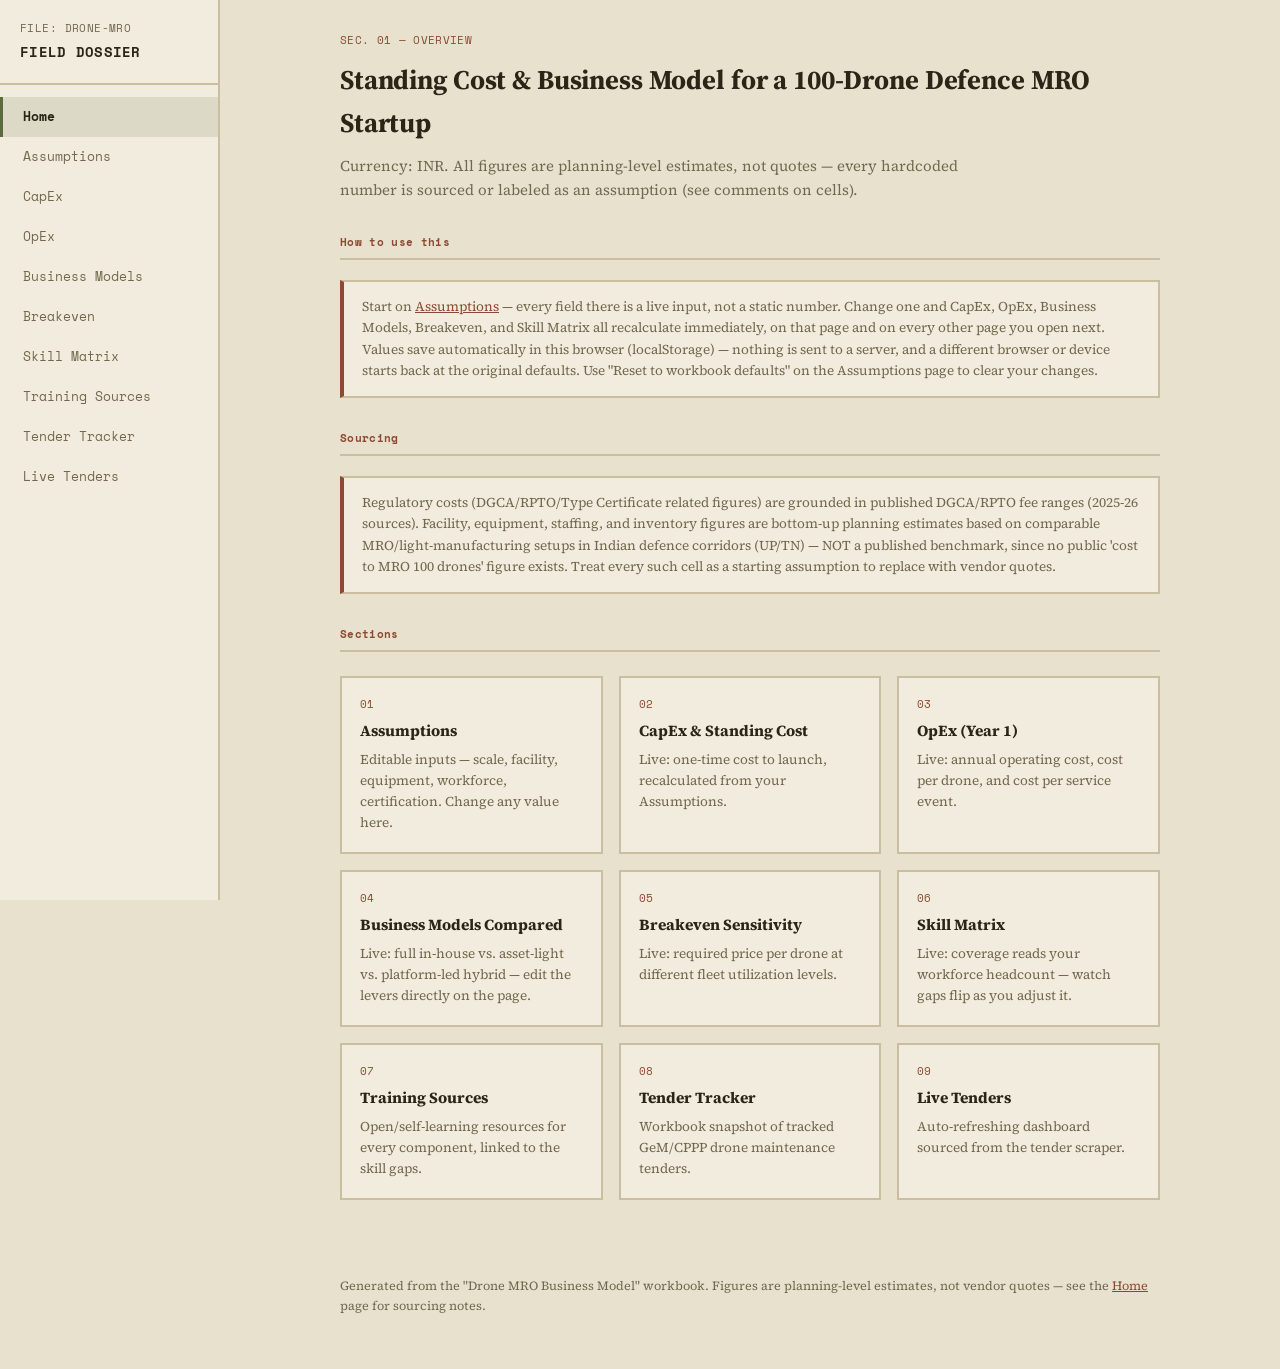
<file: index.html>
<!DOCTYPE html>
<html lang="en">
<head>
<meta charset="UTF-8">
<meta name="viewport" content="width=device-width, initial-scale=1.0">
<title>Home — Drone MRO Field Dossier</title>
<link rel="preconnect" href="https://fonts.googleapis.com">
<link rel="preconnect" href="https://fonts.gstatic.com" crossorigin>
<link href="https://fonts.googleapis.com/css2?family=Space+Mono:wght@400;700&family=Source+Serif+4:wght@400;500;600;700&display=swap" rel="stylesheet">
<link rel="stylesheet" href="assets/style.css">
</head>
<body>
<div class="shell">
<aside class="sidebar">
  <div class="brand">
    <span class="brand__eyebrow">FILE: DRONE-MRO</span>
    <a href="index.html" class="brand__name">FIELD DOSSIER</a>
  </div>
  <ul class="navlist">
    <a href="index.html" class="is-current">Home</a><a href="assumptions.html">Assumptions</a><a href="capex.html">CapEx</a><a href="opex.html">OpEx</a><a href="business-models.html">Business Models</a><a href="breakeven.html">Breakeven</a><a href="skill-matrix.html">Skill Matrix</a><a href="training-sources.html">Training Sources</a><a href="tender-tracker.html">Tender Tracker</a><a href="tenders.html">Live Tenders</a>
  </ul>
</aside>
  <div class="main-wrap">
    <main class="page">
<div class="page-hero">
  <span class="page-hero__eyebrow">SEC. 01 &mdash; OVERVIEW</span>
  <h1>Standing Cost &amp; Business Model for a 100-Drone Defence MRO Startup</h1>
  <p>Currency: INR. All figures are planning-level estimates, not quotes — every hardcoded number is sourced or labeled as an assumption (see comments on cells).</p>
</div>

<div class="section-heading">How to use this</div>
<div class="callout"><p>Start on <a href="assumptions.html">Assumptions</a> &mdash; every field there is a live input, not a static number. Change one and CapEx, OpEx, Business Models, Breakeven, and Skill Matrix all recalculate immediately, on that page and on every other page you open next. Values save automatically in this browser (localStorage) &mdash; nothing is sent to a server, and a different browser or device starts back at the original defaults. Use "Reset to workbook defaults" on the Assumptions page to clear your changes.</p></div>

<div class="section-heading">Sourcing</div>
<div class="callout"><p>Regulatory costs (DGCA/RPTO/Type Certificate related figures) are grounded in published DGCA/RPTO fee ranges (2025-26 sources). Facility, equipment, staffing, and inventory figures are bottom-up planning estimates based on comparable MRO/light-manufacturing setups in Indian defence corridors (UP/TN) — NOT a published benchmark, since no public 'cost to MRO 100 drones' figure exists. Treat every such cell as a starting assumption to replace with vendor quotes.</p></div>

<div class="section-heading">Sections</div>
<div class="card-grid"><a class="nav-card" href="assumptions.html"><span class="nav-card__label">01</span><span class="nav-card__title">Assumptions</span><span class="nav-card__desc">Editable inputs &mdash; scale, facility, equipment, workforce, certification. Change any value here.</span></a><a class="nav-card" href="capex.html"><span class="nav-card__label">02</span><span class="nav-card__title">CapEx & Standing Cost</span><span class="nav-card__desc">Live: one-time cost to launch, recalculated from your Assumptions.</span></a><a class="nav-card" href="opex.html"><span class="nav-card__label">03</span><span class="nav-card__title">OpEx (Year 1)</span><span class="nav-card__desc">Live: annual operating cost, cost per drone, and cost per service event.</span></a><a class="nav-card" href="business-models.html"><span class="nav-card__label">04</span><span class="nav-card__title">Business Models Compared</span><span class="nav-card__desc">Live: full in-house vs. asset-light vs. platform-led hybrid &mdash; edit the levers directly on the page.</span></a><a class="nav-card" href="breakeven.html"><span class="nav-card__label">05</span><span class="nav-card__title">Breakeven Sensitivity</span><span class="nav-card__desc">Live: required price per drone at different fleet utilization levels.</span></a><a class="nav-card" href="skill-matrix.html"><span class="nav-card__label">06</span><span class="nav-card__title">Skill Matrix</span><span class="nav-card__desc">Live: coverage reads your workforce headcount &mdash; watch gaps flip as you adjust it.</span></a><a class="nav-card" href="training-sources.html"><span class="nav-card__label">07</span><span class="nav-card__title">Training Sources</span><span class="nav-card__desc">Open/self-learning resources for every component, linked to the skill gaps.</span></a><a class="nav-card" href="tender-tracker.html"><span class="nav-card__label">08</span><span class="nav-card__title">Tender Tracker</span><span class="nav-card__desc">Workbook snapshot of tracked GeM/CPPP drone maintenance tenders.</span></a><a class="nav-card" href="tenders.html"><span class="nav-card__label">09</span><span class="nav-card__title">Live Tenders</span><span class="nav-card__desc">Auto-refreshing dashboard sourced from the tender scraper.</span></a></div>

    </main>
    <footer class="site-footer">
  <p>Generated from the "Drone MRO Business Model" workbook. Figures are planning-level estimates, not vendor quotes &mdash; see the <a href="index.html">Home</a> page for sourcing notes.</p>
</footer>
  </div>
</div>
</body>
</html>
</file>
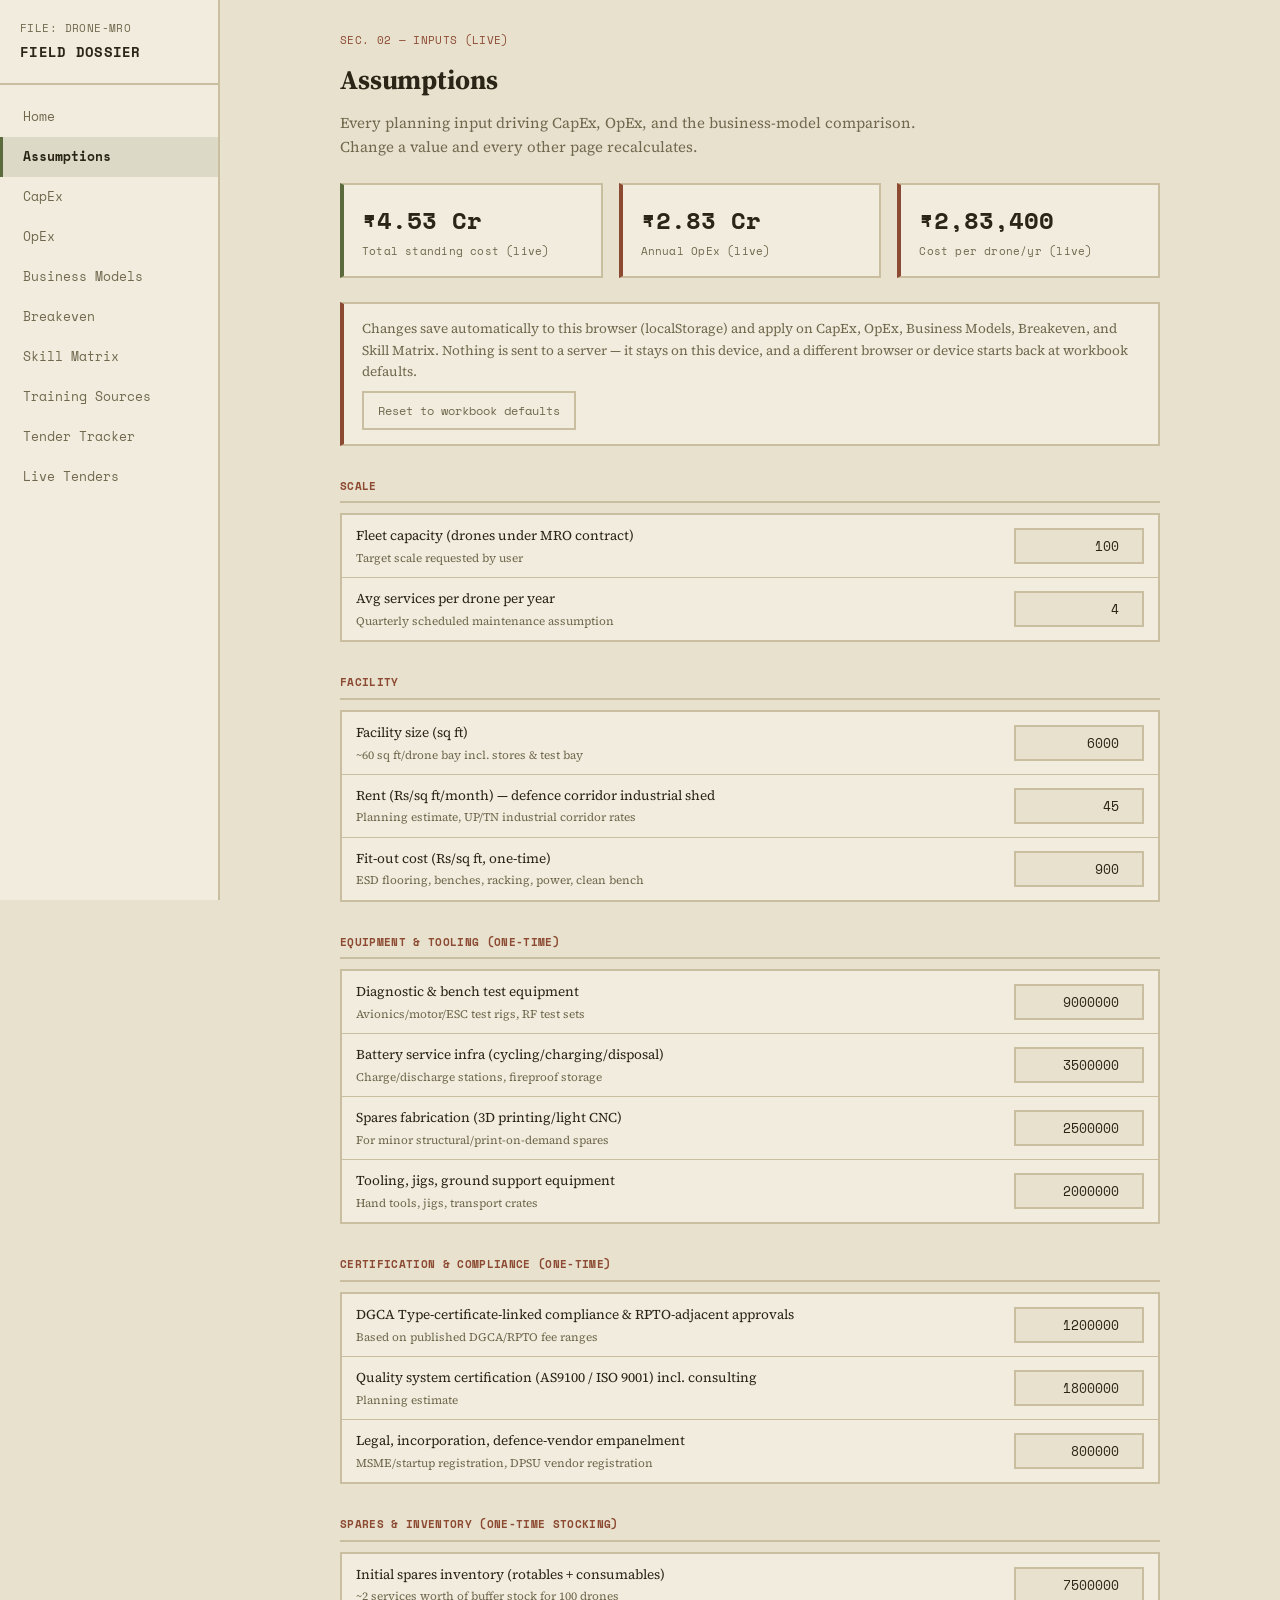
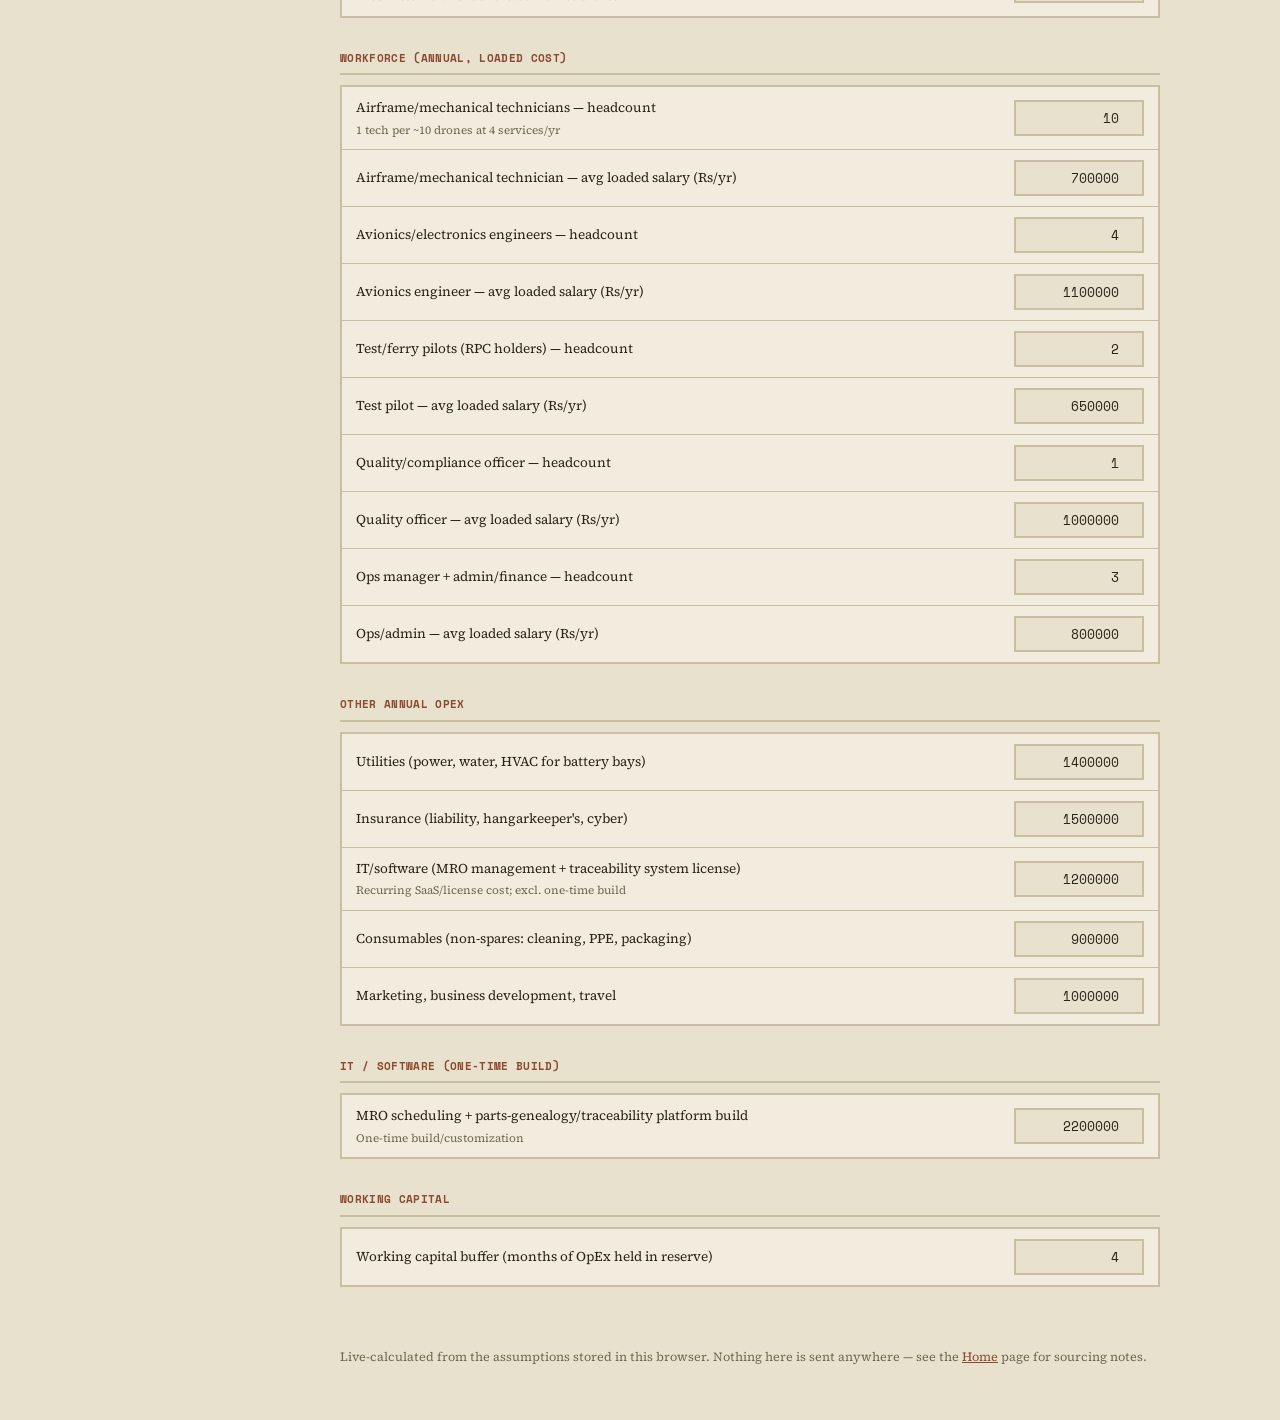
<file: assumptions.html>
<!DOCTYPE html>
<html lang="en">
<head>
<meta charset="UTF-8">
<meta name="viewport" content="width=device-width, initial-scale=1.0">
<title>Assumptions — Drone MRO Field Dossier</title>
<link rel="preconnect" href="https://fonts.googleapis.com">
<link rel="preconnect" href="https://fonts.gstatic.com" crossorigin>
<link href="https://fonts.googleapis.com/css2?family=Space+Mono:wght@400;700&family=Source+Serif+4:wght@400;500;600;700&display=swap" rel="stylesheet">
<link rel="stylesheet" href="assets/style.css">
</head>
<body data-page="assumptions">
<div class="shell">
<aside class="sidebar">
  <div class="brand">
    <span class="brand__eyebrow">FILE: DRONE-MRO</span>
    <a href="index.html" class="brand__name">FIELD DOSSIER</a>
  </div>
  <ul class="navlist">
    <a href="index.html">Home</a><a href="assumptions.html" class="is-current">Assumptions</a><a href="capex.html">CapEx</a><a href="opex.html">OpEx</a><a href="business-models.html">Business Models</a><a href="breakeven.html">Breakeven</a><a href="skill-matrix.html">Skill Matrix</a><a href="training-sources.html">Training Sources</a><a href="tender-tracker.html">Tender Tracker</a><a href="tenders.html">Live Tenders</a>
  </ul>
</aside>
  <div class="main-wrap">
    <main class="page">
<div class="page-hero">
  <span class="page-hero__eyebrow">SEC. 02 — INPUTS (LIVE)</span>
  <h1>Assumptions</h1>
  <p>Every planning input driving CapEx, OpEx, and the business-model comparison. Change a value and every other page recalculates.</p>
</div>

<div class="metric-strip">
  <div class="metric">
    <span class="metric__value" id="previewStanding">&mdash;</span>
    <span class="metric__label">Total standing cost (live)</span>
  </div>
  <div class="metric metric--teal">
    <span class="metric__value" id="previewOpex">&mdash;</span>
    <span class="metric__label">Annual OpEx (live)</span>
  </div>
  <div class="metric metric--coral">
    <span class="metric__value" id="previewPerDrone">&mdash;</span>
    <span class="metric__label">Cost per drone/yr (live)</span>
  </div>
</div>

<div class="callout">
  <p>Changes save automatically to this browser (localStorage) and apply on CapEx, OpEx, Business Models, Breakeven, and Skill Matrix. Nothing is sent to a server &mdash; it stays on this device, and a different browser or device starts back at workbook defaults.</p>
  <p><button id="resetBtn" class="filter-btn" type="button">Reset to workbook defaults</button></p>
</div>

<div class="section-heading">SCALE</div>
    <div class="field-group">
      <div class="field-row">
        <label for="capacity">Fleet capacity (drones under MRO contract)<span class="field-note">Target scale requested by user</span></label>
        <input type="number" id="capacity" data-key="capacity" value="100" step="any">
      </div><div class="field-row">
        <label for="servicesPerYear">Avg services per drone per year<span class="field-note">Quarterly scheduled maintenance assumption</span></label>
        <input type="number" id="servicesPerYear" data-key="servicesPerYear" value="4" step="any">
      </div>
    </div><div class="section-heading">FACILITY</div>
    <div class="field-group">
      <div class="field-row">
        <label for="facilitySqft">Facility size (sq ft)<span class="field-note">~60 sq ft/drone bay incl. stores & test bay</span></label>
        <input type="number" id="facilitySqft" data-key="facilitySqft" value="6000" step="any">
      </div><div class="field-row">
        <label for="rentPsf">Rent (Rs/sq ft/month) — defence corridor industrial shed<span class="field-note">Planning estimate, UP/TN industrial corridor rates</span></label>
        <input type="number" id="rentPsf" data-key="rentPsf" value="45" step="any">
      </div><div class="field-row">
        <label for="fitoutPsf">Fit-out cost (Rs/sq ft, one-time)<span class="field-note">ESD flooring, benches, racking, power, clean bench</span></label>
        <input type="number" id="fitoutPsf" data-key="fitoutPsf" value="900" step="any">
      </div>
    </div><div class="section-heading">EQUIPMENT & TOOLING (ONE-TIME)</div>
    <div class="field-group">
      <div class="field-row">
        <label for="diagEquip">Diagnostic & bench test equipment<span class="field-note">Avionics/motor/ESC test rigs, RF test sets</span></label>
        <input type="number" id="diagEquip" data-key="diagEquip" value="9000000" step="any">
      </div><div class="field-row">
        <label for="batteryInfra">Battery service infra (cycling/charging/disposal)<span class="field-note">Charge/discharge stations, fireproof storage</span></label>
        <input type="number" id="batteryInfra" data-key="batteryInfra" value="3500000" step="any">
      </div><div class="field-row">
        <label for="sparesFab">Spares fabrication (3D printing/light CNC)<span class="field-note">For minor structural/print-on-demand spares</span></label>
        <input type="number" id="sparesFab" data-key="sparesFab" value="2500000" step="any">
      </div><div class="field-row">
        <label for="tooling">Tooling, jigs, ground support equipment<span class="field-note">Hand tools, jigs, transport crates</span></label>
        <input type="number" id="tooling" data-key="tooling" value="2000000" step="any">
      </div>
    </div><div class="section-heading">CERTIFICATION & COMPLIANCE (ONE-TIME)</div>
    <div class="field-group">
      <div class="field-row">
        <label for="dgcaCert">DGCA Type-certificate-linked compliance & RPTO-adjacent approvals<span class="field-note">Based on published DGCA/RPTO fee ranges</span></label>
        <input type="number" id="dgcaCert" data-key="dgcaCert" value="1200000" step="any">
      </div><div class="field-row">
        <label for="qualityCert">Quality system certification (AS9100 / ISO 9001) incl. consulting<span class="field-note">Planning estimate</span></label>
        <input type="number" id="qualityCert" data-key="qualityCert" value="1800000" step="any">
      </div><div class="field-row">
        <label for="legal">Legal, incorporation, defence-vendor empanelment<span class="field-note">MSME/startup registration, DPSU vendor registration</span></label>
        <input type="number" id="legal" data-key="legal" value="800000" step="any">
      </div>
    </div><div class="section-heading">SPARES & INVENTORY (ONE-TIME STOCKING)</div>
    <div class="field-group">
      <div class="field-row">
        <label for="sparesStock">Initial spares inventory (rotables + consumables)<span class="field-note">~2 services worth of buffer stock for 100 drones</span></label>
        <input type="number" id="sparesStock" data-key="sparesStock" value="7500000" step="any">
      </div>
    </div><div class="section-heading">WORKFORCE (ANNUAL, LOADED COST)</div>
    <div class="field-group">
      <div class="field-row">
        <label for="techHc">Airframe/mechanical technicians — headcount<span class="field-note">1 tech per ~10 drones at 4 services/yr</span></label>
        <input type="number" id="techHc" data-key="techHc" value="10" step="any">
      </div><div class="field-row">
        <label for="techSal">Airframe/mechanical technician — avg loaded salary (Rs/yr)</label>
        <input type="number" id="techSal" data-key="techSal" value="700000" step="any">
      </div><div class="field-row">
        <label for="avionicsHc">Avionics/electronics engineers — headcount</label>
        <input type="number" id="avionicsHc" data-key="avionicsHc" value="4" step="any">
      </div><div class="field-row">
        <label for="avionicsSal">Avionics engineer — avg loaded salary (Rs/yr)</label>
        <input type="number" id="avionicsSal" data-key="avionicsSal" value="1100000" step="any">
      </div><div class="field-row">
        <label for="pilotHc">Test/ferry pilots (RPC holders) — headcount</label>
        <input type="number" id="pilotHc" data-key="pilotHc" value="2" step="any">
      </div><div class="field-row">
        <label for="pilotSal">Test pilot — avg loaded salary (Rs/yr)</label>
        <input type="number" id="pilotSal" data-key="pilotSal" value="650000" step="any">
      </div><div class="field-row">
        <label for="qaHc">Quality/compliance officer — headcount</label>
        <input type="number" id="qaHc" data-key="qaHc" value="1" step="any">
      </div><div class="field-row">
        <label for="qaSal">Quality officer — avg loaded salary (Rs/yr)</label>
        <input type="number" id="qaSal" data-key="qaSal" value="1000000" step="any">
      </div><div class="field-row">
        <label for="adminHc">Ops manager + admin/finance — headcount</label>
        <input type="number" id="adminHc" data-key="adminHc" value="3" step="any">
      </div><div class="field-row">
        <label for="adminSal">Ops/admin — avg loaded salary (Rs/yr)</label>
        <input type="number" id="adminSal" data-key="adminSal" value="800000" step="any">
      </div>
    </div><div class="section-heading">OTHER ANNUAL OPEX</div>
    <div class="field-group">
      <div class="field-row">
        <label for="utilities">Utilities (power, water, HVAC for battery bays)</label>
        <input type="number" id="utilities" data-key="utilities" value="1400000" step="any">
      </div><div class="field-row">
        <label for="insurance">Insurance (liability, hangarkeeper's, cyber)</label>
        <input type="number" id="insurance" data-key="insurance" value="1500000" step="any">
      </div><div class="field-row">
        <label for="itLicense">IT/software (MRO management + traceability system license)<span class="field-note">Recurring SaaS/license cost; excl. one-time build</span></label>
        <input type="number" id="itLicense" data-key="itLicense" value="1200000" step="any">
      </div><div class="field-row">
        <label for="consumables">Consumables (non-spares: cleaning, PPE, packaging)</label>
        <input type="number" id="consumables" data-key="consumables" value="900000" step="any">
      </div><div class="field-row">
        <label for="marketing">Marketing, business development, travel</label>
        <input type="number" id="marketing" data-key="marketing" value="1000000" step="any">
      </div>
    </div><div class="section-heading">IT / SOFTWARE (ONE-TIME BUILD)</div>
    <div class="field-group">
      <div class="field-row">
        <label for="itBuild">MRO scheduling + parts-genealogy/traceability platform build<span class="field-note">One-time build/customization</span></label>
        <input type="number" id="itBuild" data-key="itBuild" value="2200000" step="any">
      </div>
    </div><div class="section-heading">WORKING CAPITAL</div>
    <div class="field-group">
      <div class="field-row">
        <label for="wcMonths">Working capital buffer (months of OpEx held in reserve)</label>
        <input type="number" id="wcMonths" data-key="wcMonths" value="4" step="any">
      </div>
    </div>

    </main>
    <footer class="site-footer">
  <p>Live-calculated from the assumptions stored in this browser. Nothing here is sent anywhere &mdash; see the <a href="index.html">Home</a> page for sourcing notes.</p>
</footer>
  </div>
</div>
<script src="assets/model.js"></script>
<script src="assets/render.js"></script>

</body>
</html>
</file>
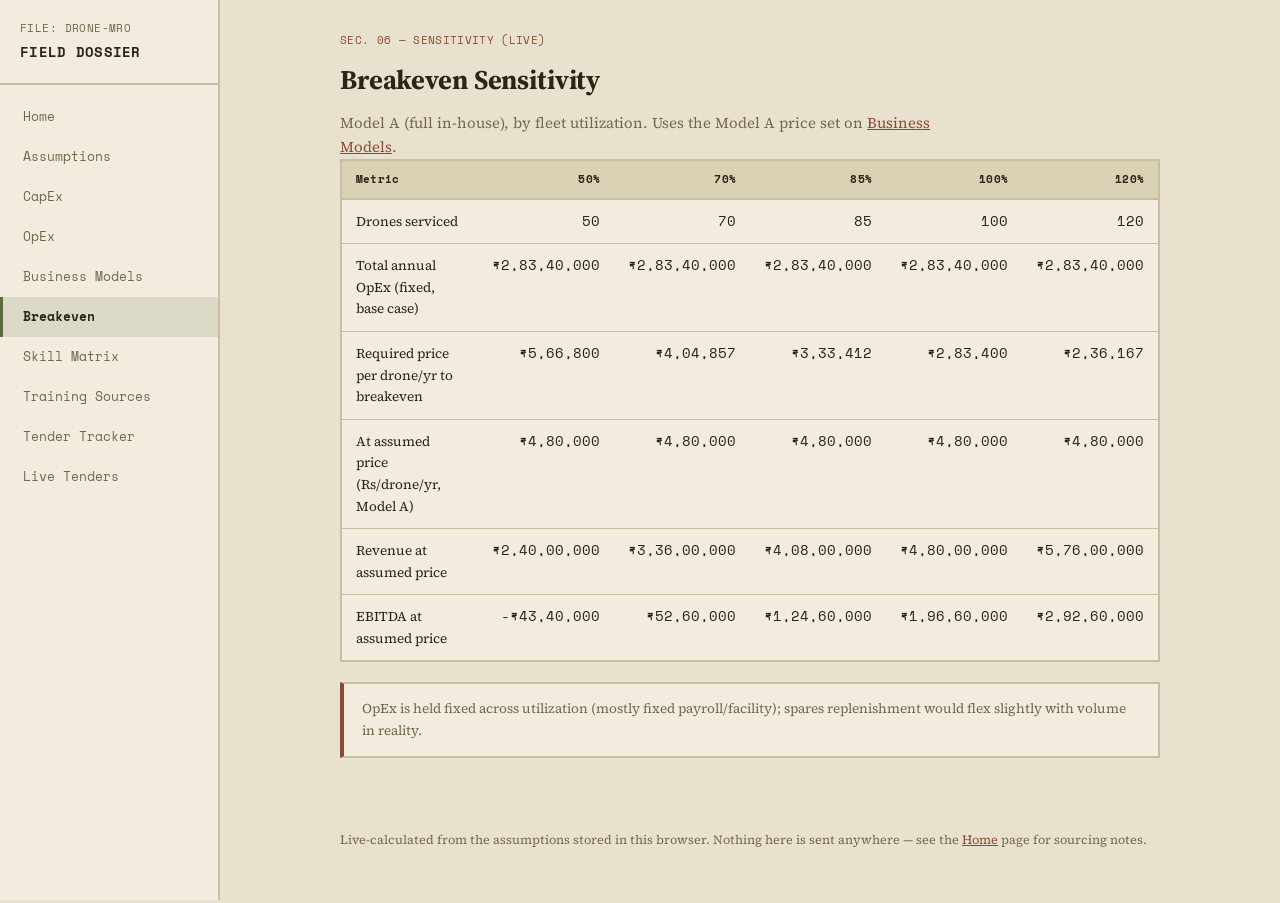
<file: breakeven.html>
<!DOCTYPE html>
<html lang="en">
<head>
<meta charset="UTF-8">
<meta name="viewport" content="width=device-width, initial-scale=1.0">
<title>Breakeven — Drone MRO Field Dossier</title>
<link rel="preconnect" href="https://fonts.googleapis.com">
<link rel="preconnect" href="https://fonts.gstatic.com" crossorigin>
<link href="https://fonts.googleapis.com/css2?family=Space+Mono:wght@400;700&family=Source+Serif+4:wght@400;500;600;700&display=swap" rel="stylesheet">
<link rel="stylesheet" href="assets/style.css">
</head>
<body data-page="breakeven">
<div class="shell">
<aside class="sidebar">
  <div class="brand">
    <span class="brand__eyebrow">FILE: DRONE-MRO</span>
    <a href="index.html" class="brand__name">FIELD DOSSIER</a>
  </div>
  <ul class="navlist">
    <a href="index.html">Home</a><a href="assumptions.html">Assumptions</a><a href="capex.html">CapEx</a><a href="opex.html">OpEx</a><a href="business-models.html">Business Models</a><a href="breakeven.html" class="is-current">Breakeven</a><a href="skill-matrix.html">Skill Matrix</a><a href="training-sources.html">Training Sources</a><a href="tender-tracker.html">Tender Tracker</a><a href="tenders.html">Live Tenders</a>
  </ul>
</aside>
  <div class="main-wrap">
    <main class="page">
<div class="page-hero">
  <span class="page-hero__eyebrow">SEC. 06 — SENSITIVITY (LIVE)</span>
  <h1>Breakeven Sensitivity</h1>
  <p>Model A (full in-house), by fleet utilization. Uses the Model A price set on <a href="business-models.html">Business Models</a>.</p>
</div>
<div class="data-table-wrap" id="breakevenTable"></div>
<div class="callout"><p>OpEx is held fixed across utilization (mostly fixed payroll/facility); spares replenishment would flex slightly with volume in reality.</p></div>

    </main>
    <footer class="site-footer">
  <p>Live-calculated from the assumptions stored in this browser. Nothing here is sent anywhere &mdash; see the <a href="index.html">Home</a> page for sourcing notes.</p>
</footer>
  </div>
</div>
<script src="assets/model.js"></script>
<script src="assets/render.js"></script>

</body>
</html>
</file>
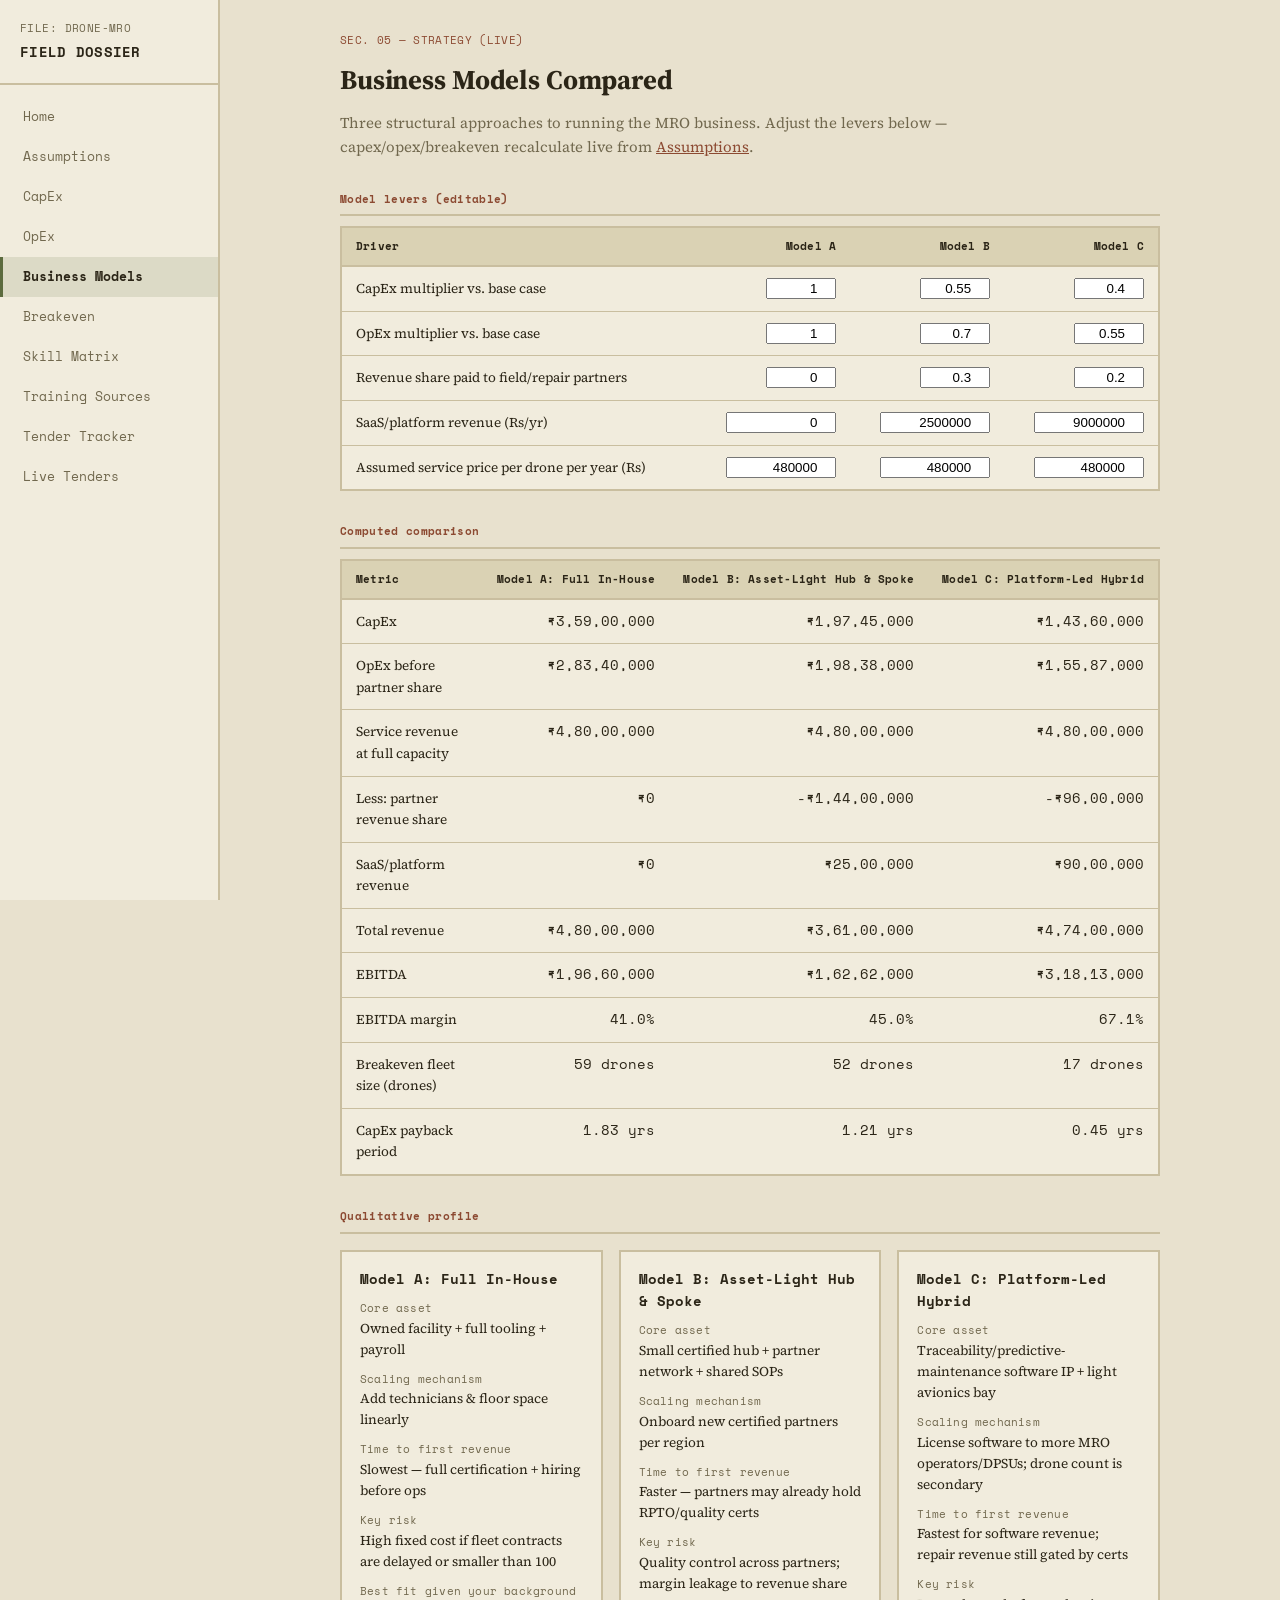
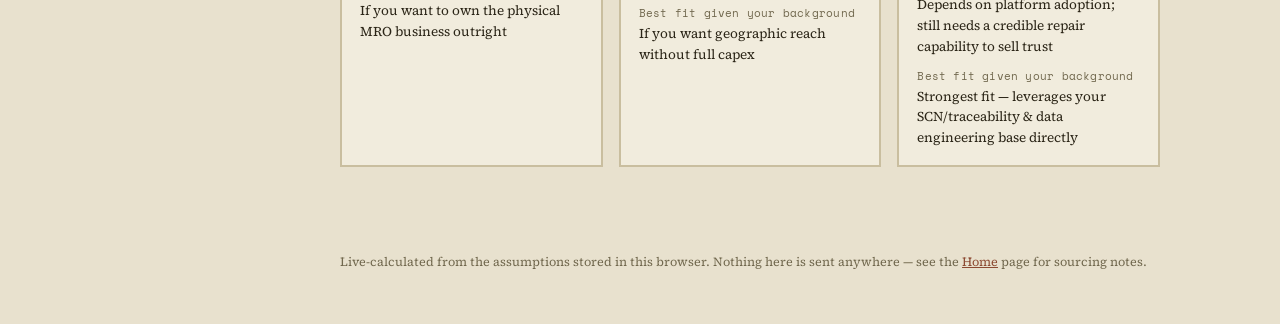
<file: business-models.html>
<!DOCTYPE html>
<html lang="en">
<head>
<meta charset="UTF-8">
<meta name="viewport" content="width=device-width, initial-scale=1.0">
<title>Business Models — Drone MRO Field Dossier</title>
<link rel="preconnect" href="https://fonts.googleapis.com">
<link rel="preconnect" href="https://fonts.gstatic.com" crossorigin>
<link href="https://fonts.googleapis.com/css2?family=Space+Mono:wght@400;700&family=Source+Serif+4:wght@400;500;600;700&display=swap" rel="stylesheet">
<link rel="stylesheet" href="assets/style.css">
</head>
<body data-page="business-models">
<div class="shell">
<aside class="sidebar">
  <div class="brand">
    <span class="brand__eyebrow">FILE: DRONE-MRO</span>
    <a href="index.html" class="brand__name">FIELD DOSSIER</a>
  </div>
  <ul class="navlist">
    <a href="index.html">Home</a><a href="assumptions.html">Assumptions</a><a href="capex.html">CapEx</a><a href="opex.html">OpEx</a><a href="business-models.html" class="is-current">Business Models</a><a href="breakeven.html">Breakeven</a><a href="skill-matrix.html">Skill Matrix</a><a href="training-sources.html">Training Sources</a><a href="tender-tracker.html">Tender Tracker</a><a href="tenders.html">Live Tenders</a>
  </ul>
</aside>
  <div class="main-wrap">
    <main class="page">
<div class="page-hero">
  <span class="page-hero__eyebrow">SEC. 05 — STRATEGY (LIVE)</span>
  <h1>Business Models Compared</h1>
  <p>Three structural approaches to running the MRO business. Adjust the levers below &mdash; capex/opex/breakeven recalculate live from <a href="assumptions.html">Assumptions</a>.</p>
</div>

<div class="section-heading">Model levers (editable)</div>
<div class="data-table-wrap">
<table class="data-table">
<thead><tr><th>Driver</th><th class="num">Model A</th><th class="num">Model B</th><th class="num">Model C</th></tr></thead>
<tbody>
<tr><td>CapEx multiplier vs. base case</td>
<td class="num"><input type="number" step="0.01" data-bmkey="capexMultA" style="width:70px;text-align:right"></td>
<td class="num"><input type="number" step="0.01" data-bmkey="capexMultB" style="width:70px;text-align:right"></td>
<td class="num"><input type="number" step="0.01" data-bmkey="capexMultC" style="width:70px;text-align:right"></td></tr>
<tr><td>OpEx multiplier vs. base case</td>
<td class="num"><input type="number" step="0.01" data-bmkey="opexMultA" style="width:70px;text-align:right"></td>
<td class="num"><input type="number" step="0.01" data-bmkey="opexMultB" style="width:70px;text-align:right"></td>
<td class="num"><input type="number" step="0.01" data-bmkey="opexMultC" style="width:70px;text-align:right"></td></tr>
<tr><td>Revenue share paid to field/repair partners</td>
<td class="num"><input type="number" step="0.01" data-bmkey="partnerShareA" style="width:70px;text-align:right"></td>
<td class="num"><input type="number" step="0.01" data-bmkey="partnerShareB" style="width:70px;text-align:right"></td>
<td class="num"><input type="number" step="0.01" data-bmkey="partnerShareC" style="width:70px;text-align:right"></td></tr>
<tr><td>SaaS/platform revenue (Rs/yr)</td>
<td class="num"><input type="number" step="10000" data-bmkey="saasA" style="width:110px;text-align:right"></td>
<td class="num"><input type="number" step="10000" data-bmkey="saasB" style="width:110px;text-align:right"></td>
<td class="num"><input type="number" step="10000" data-bmkey="saasC" style="width:110px;text-align:right"></td></tr>
<tr><td>Assumed service price per drone per year (Rs)</td>
<td class="num"><input type="number" step="1000" data-bmkey="priceA" style="width:110px;text-align:right"></td>
<td class="num"><input type="number" step="1000" data-bmkey="priceB" style="width:110px;text-align:right"></td>
<td class="num"><input type="number" step="1000" data-bmkey="priceC" style="width:110px;text-align:right"></td></tr>
</tbody>
</table>
</div>

<div class="section-heading">Computed comparison</div>
<div class="data-table-wrap" id="bmMetrics"></div>

<div class="section-heading">Qualitative profile</div>
<div class="model-columns">
  <div class="model-col"><h3>Model A: Full In-House</h3><dl>
    <dt>Core asset</dt><dd>Owned facility + full tooling + payroll</dd>
    <dt>Scaling mechanism</dt><dd>Add technicians &amp; floor space linearly</dd>
    <dt>Time to first revenue</dt><dd>Slowest &mdash; full certification + hiring before ops</dd>
    <dt>Key risk</dt><dd>High fixed cost if fleet contracts are delayed or smaller than 100</dd>
    <dt>Best fit given your background</dt><dd>If you want to own the physical MRO business outright</dd>
  </dl></div>
  <div class="model-col"><h3>Model B: Asset-Light Hub &amp; Spoke</h3><dl>
    <dt>Core asset</dt><dd>Small certified hub + partner network + shared SOPs</dd>
    <dt>Scaling mechanism</dt><dd>Onboard new certified partners per region</dd>
    <dt>Time to first revenue</dt><dd>Faster &mdash; partners may already hold RPTO/quality certs</dd>
    <dt>Key risk</dt><dd>Quality control across partners; margin leakage to revenue share</dd>
    <dt>Best fit given your background</dt><dd>If you want geographic reach without full capex</dd>
  </dl></div>
  <div class="model-col"><h3>Model C: Platform-Led Hybrid</h3><dl>
    <dt>Core asset</dt><dd>Traceability/predictive-maintenance software IP + light avionics bay</dd>
    <dt>Scaling mechanism</dt><dd>License software to more MRO operators/DPSUs; drone count is secondary</dd>
    <dt>Time to first revenue</dt><dd>Fastest for software revenue; repair revenue still gated by certs</dd>
    <dt>Key risk</dt><dd>Depends on platform adoption; still needs a credible repair capability to sell trust</dd>
    <dt>Best fit given your background</dt><dd>Strongest fit &mdash; leverages your SCN/traceability &amp; data engineering base directly</dd>
  </dl></div>
</div>

    </main>
    <footer class="site-footer">
  <p>Live-calculated from the assumptions stored in this browser. Nothing here is sent anywhere &mdash; see the <a href="index.html">Home</a> page for sourcing notes.</p>
</footer>
  </div>
</div>
<script src="assets/model.js"></script>
<script src="assets/render.js"></script>

</body>
</html>
</file>
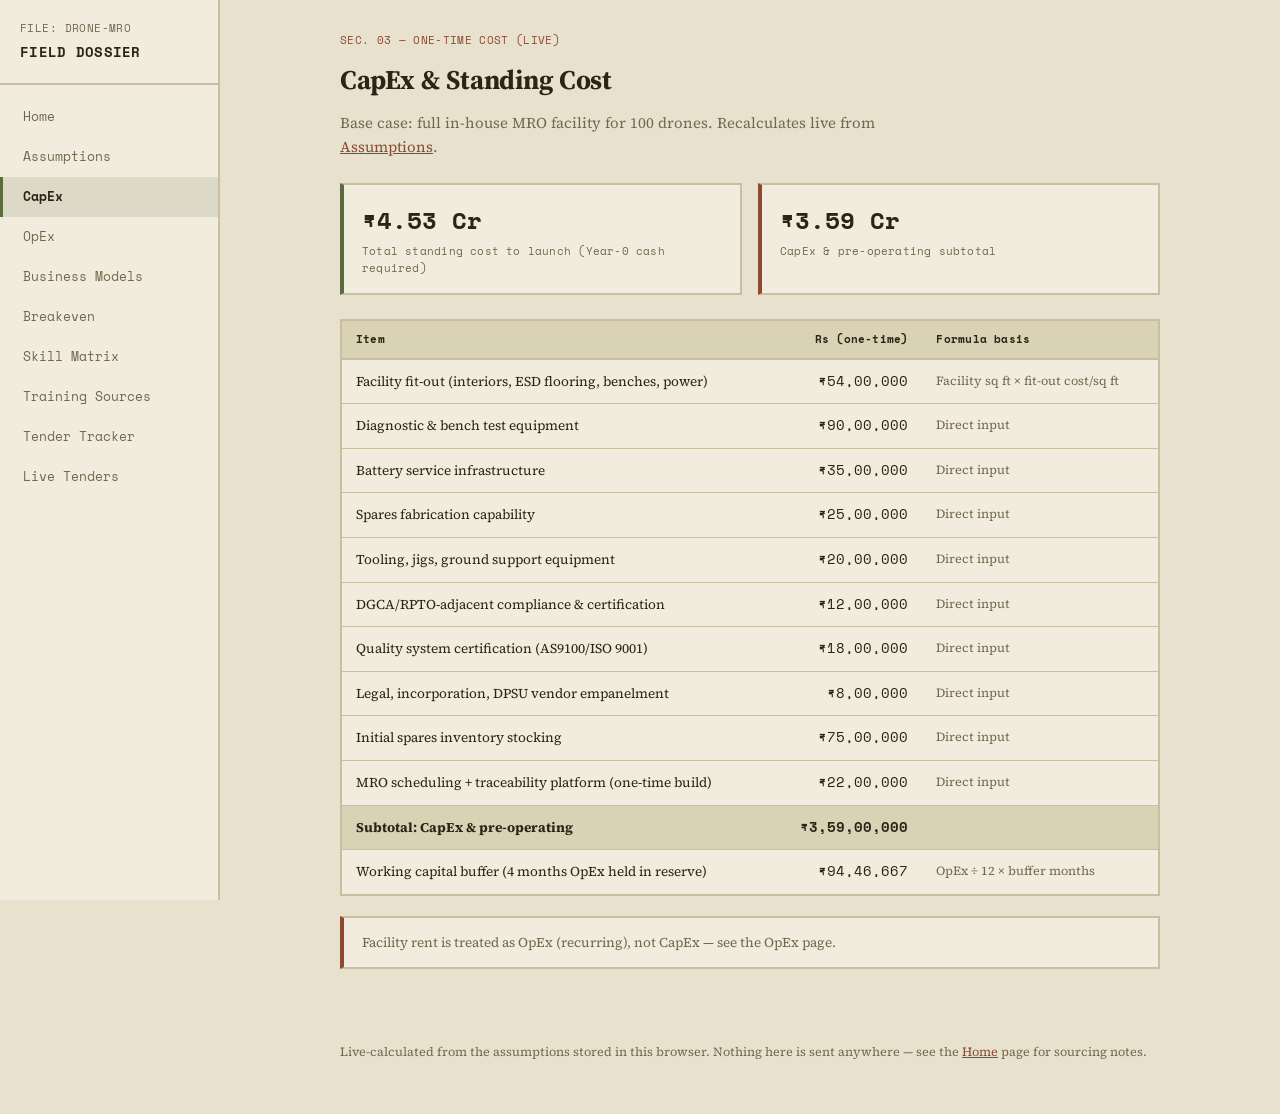
<file: capex.html>
<!DOCTYPE html>
<html lang="en">
<head>
<meta charset="UTF-8">
<meta name="viewport" content="width=device-width, initial-scale=1.0">
<title>CapEx — Drone MRO Field Dossier</title>
<link rel="preconnect" href="https://fonts.googleapis.com">
<link rel="preconnect" href="https://fonts.gstatic.com" crossorigin>
<link href="https://fonts.googleapis.com/css2?family=Space+Mono:wght@400;700&family=Source+Serif+4:wght@400;500;600;700&display=swap" rel="stylesheet">
<link rel="stylesheet" href="assets/style.css">
</head>
<body data-page="capex">
<div class="shell">
<aside class="sidebar">
  <div class="brand">
    <span class="brand__eyebrow">FILE: DRONE-MRO</span>
    <a href="index.html" class="brand__name">FIELD DOSSIER</a>
  </div>
  <ul class="navlist">
    <a href="index.html">Home</a><a href="assumptions.html">Assumptions</a><a href="capex.html" class="is-current">CapEx</a><a href="opex.html">OpEx</a><a href="business-models.html">Business Models</a><a href="breakeven.html">Breakeven</a><a href="skill-matrix.html">Skill Matrix</a><a href="training-sources.html">Training Sources</a><a href="tender-tracker.html">Tender Tracker</a><a href="tenders.html">Live Tenders</a>
  </ul>
</aside>
  <div class="main-wrap">
    <main class="page">
<div class="page-hero">
  <span class="page-hero__eyebrow">SEC. 03 — ONE-TIME COST (LIVE)</span>
  <h1>CapEx &amp; Standing Cost</h1>
  <p>Base case: full in-house MRO facility for 100 drones. Recalculates live from <a href="assumptions.html">Assumptions</a>.</p>
</div>
<div class="metric-strip" id="capexMetrics"></div>
<div class="data-table-wrap">
<table class="data-table">
<thead><tr><th>Item</th><th class="num">Rs (one-time)</th><th>Formula basis</th></tr></thead>
<tbody id="capexRows"></tbody>
</table>
</div>
<div class="callout"><p>Facility rent is treated as OpEx (recurring), not CapEx &mdash; see the OpEx page.</p></div>

    </main>
    <footer class="site-footer">
  <p>Live-calculated from the assumptions stored in this browser. Nothing here is sent anywhere &mdash; see the <a href="index.html">Home</a> page for sourcing notes.</p>
</footer>
  </div>
</div>
<script src="assets/model.js"></script>
<script src="assets/render.js"></script>

</body>
</html>
</file>
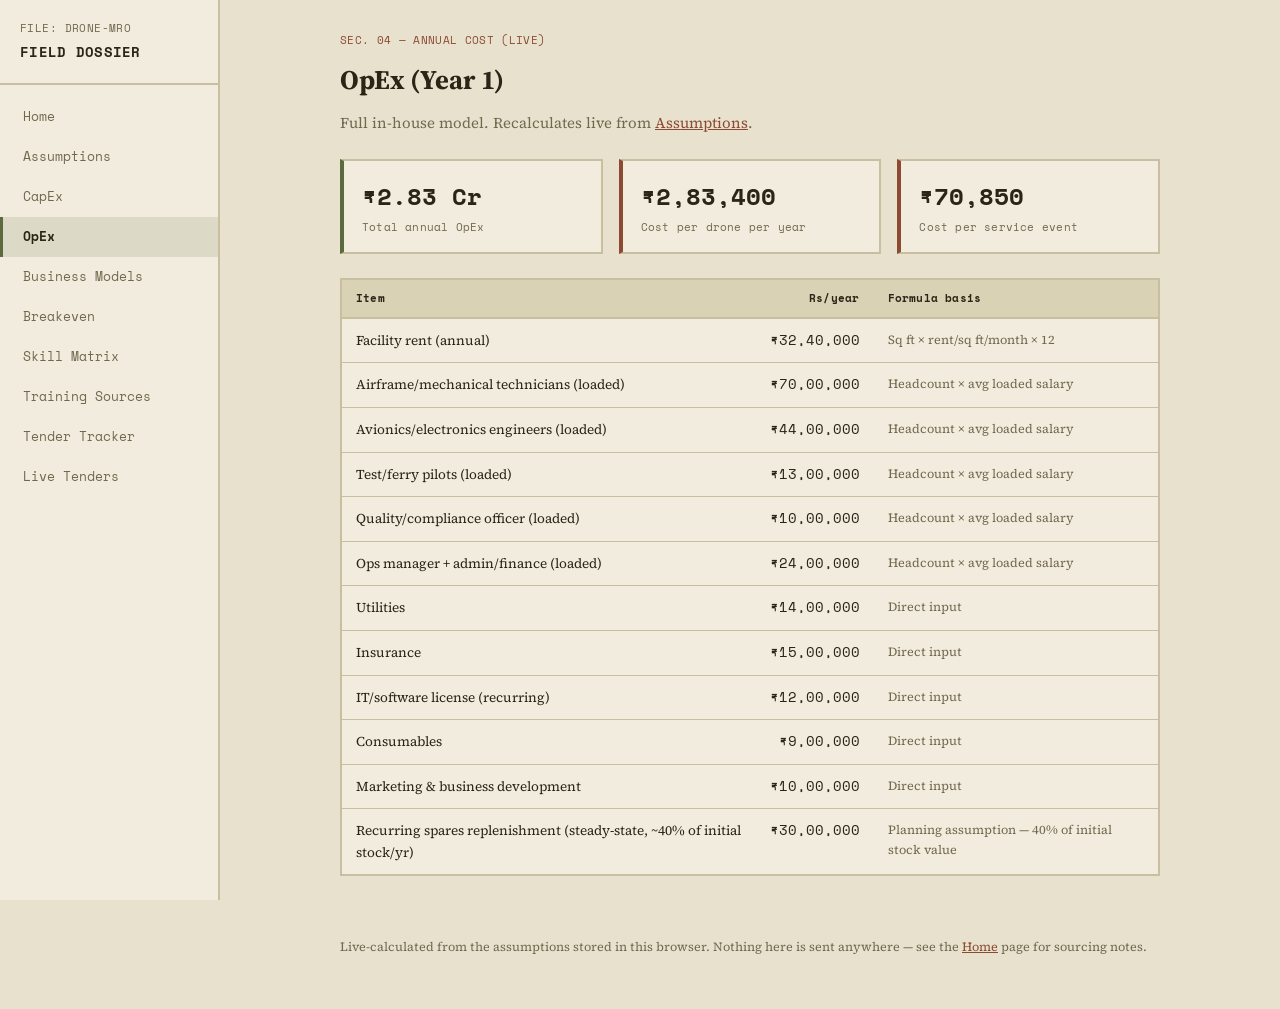
<file: opex.html>
<!DOCTYPE html>
<html lang="en">
<head>
<meta charset="UTF-8">
<meta name="viewport" content="width=device-width, initial-scale=1.0">
<title>OpEx — Drone MRO Field Dossier</title>
<link rel="preconnect" href="https://fonts.googleapis.com">
<link rel="preconnect" href="https://fonts.gstatic.com" crossorigin>
<link href="https://fonts.googleapis.com/css2?family=Space+Mono:wght@400;700&family=Source+Serif+4:wght@400;500;600;700&display=swap" rel="stylesheet">
<link rel="stylesheet" href="assets/style.css">
</head>
<body data-page="opex">
<div class="shell">
<aside class="sidebar">
  <div class="brand">
    <span class="brand__eyebrow">FILE: DRONE-MRO</span>
    <a href="index.html" class="brand__name">FIELD DOSSIER</a>
  </div>
  <ul class="navlist">
    <a href="index.html">Home</a><a href="assumptions.html">Assumptions</a><a href="capex.html">CapEx</a><a href="opex.html" class="is-current">OpEx</a><a href="business-models.html">Business Models</a><a href="breakeven.html">Breakeven</a><a href="skill-matrix.html">Skill Matrix</a><a href="training-sources.html">Training Sources</a><a href="tender-tracker.html">Tender Tracker</a><a href="tenders.html">Live Tenders</a>
  </ul>
</aside>
  <div class="main-wrap">
    <main class="page">
<div class="page-hero">
  <span class="page-hero__eyebrow">SEC. 04 — ANNUAL COST (LIVE)</span>
  <h1>OpEx (Year 1)</h1>
  <p>Full in-house model. Recalculates live from <a href="assumptions.html">Assumptions</a>.</p>
</div>
<div class="metric-strip" id="opexMetrics"></div>
<div class="data-table-wrap">
<table class="data-table">
<thead><tr><th>Item</th><th class="num">Rs/year</th><th>Formula basis</th></tr></thead>
<tbody id="opexRows"></tbody>
</table>
</div>

    </main>
    <footer class="site-footer">
  <p>Live-calculated from the assumptions stored in this browser. Nothing here is sent anywhere &mdash; see the <a href="index.html">Home</a> page for sourcing notes.</p>
</footer>
  </div>
</div>
<script src="assets/model.js"></script>
<script src="assets/render.js"></script>

</body>
</html>
</file>
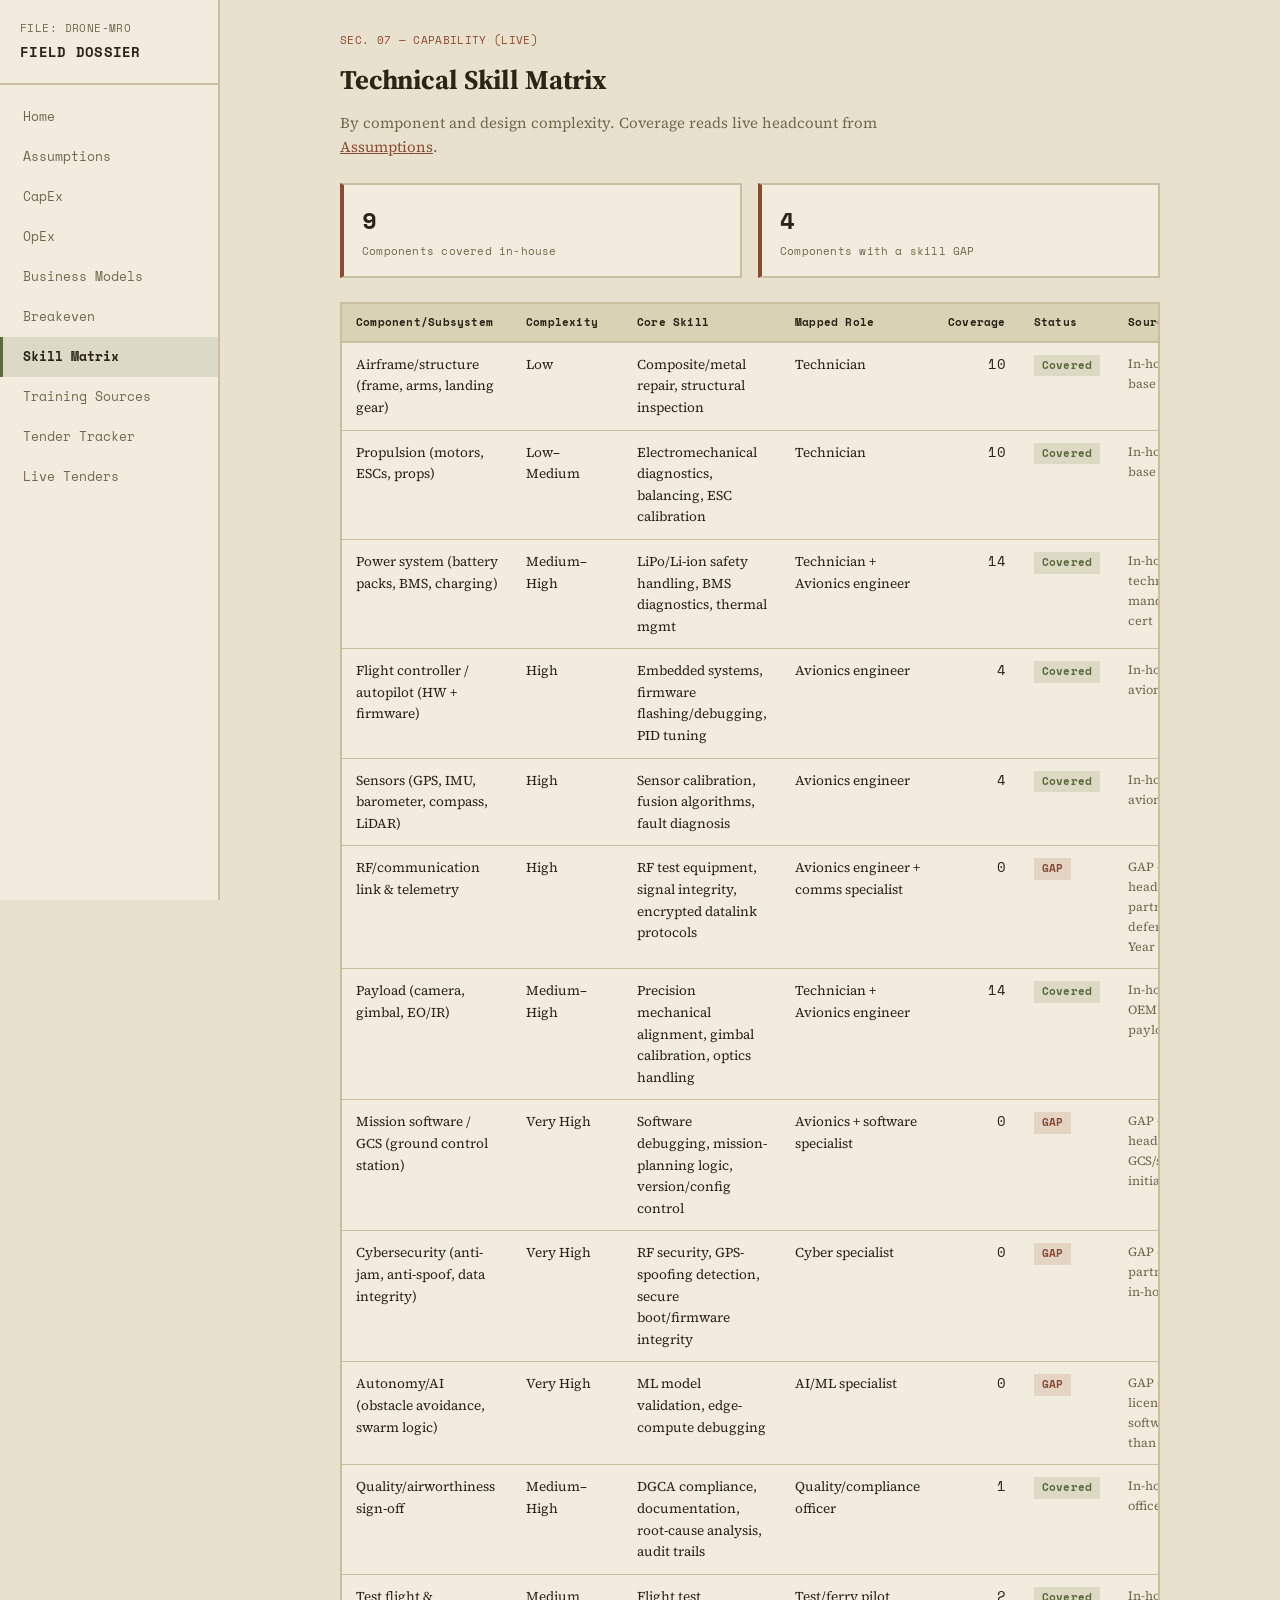
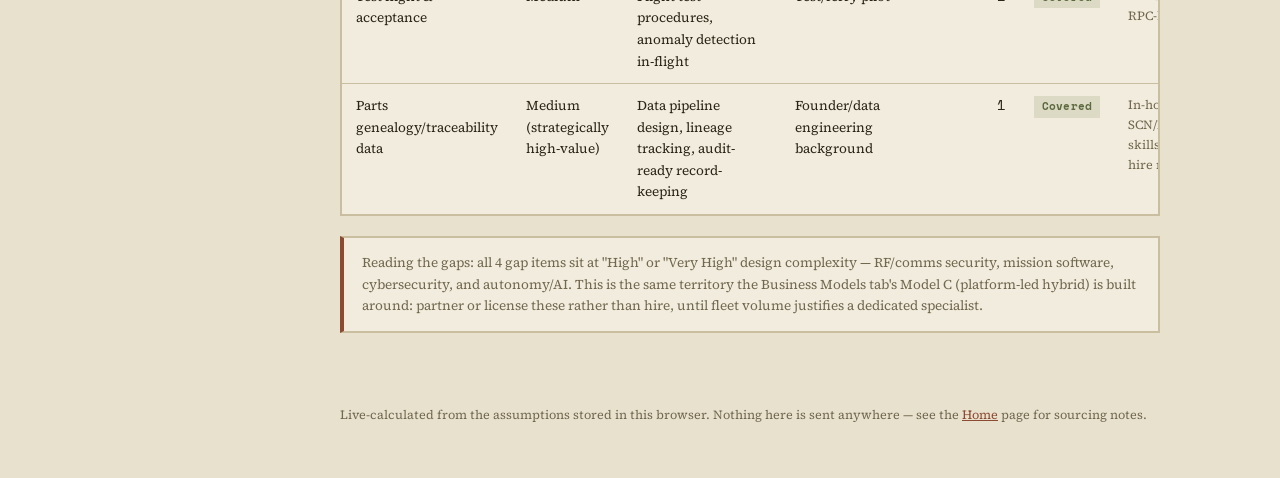
<file: skill-matrix.html>
<!DOCTYPE html>
<html lang="en">
<head>
<meta charset="UTF-8">
<meta name="viewport" content="width=device-width, initial-scale=1.0">
<title>Skill Matrix — Drone MRO Field Dossier</title>
<link rel="preconnect" href="https://fonts.googleapis.com">
<link rel="preconnect" href="https://fonts.gstatic.com" crossorigin>
<link href="https://fonts.googleapis.com/css2?family=Space+Mono:wght@400;700&family=Source+Serif+4:wght@400;500;600;700&display=swap" rel="stylesheet">
<link rel="stylesheet" href="assets/style.css">
</head>
<body data-page="skill-matrix">
<div class="shell">
<aside class="sidebar">
  <div class="brand">
    <span class="brand__eyebrow">FILE: DRONE-MRO</span>
    <a href="index.html" class="brand__name">FIELD DOSSIER</a>
  </div>
  <ul class="navlist">
    <a href="index.html">Home</a><a href="assumptions.html">Assumptions</a><a href="capex.html">CapEx</a><a href="opex.html">OpEx</a><a href="business-models.html">Business Models</a><a href="breakeven.html">Breakeven</a><a href="skill-matrix.html" class="is-current">Skill Matrix</a><a href="training-sources.html">Training Sources</a><a href="tender-tracker.html">Tender Tracker</a><a href="tenders.html">Live Tenders</a>
  </ul>
</aside>
  <div class="main-wrap">
    <main class="page">
<div class="page-hero">
  <span class="page-hero__eyebrow">SEC. 07 — CAPABILITY (LIVE)</span>
  <h1>Technical Skill Matrix</h1>
  <p>By component and design complexity. Coverage reads live headcount from <a href="assumptions.html">Assumptions</a>.</p>
</div>
<div class="metric-strip" id="skillMetrics"></div>
<div class="data-table-wrap">
<table class="data-table">
<thead><tr><th>Component/Subsystem</th><th>Complexity</th><th>Core Skill</th><th>Mapped Role</th><th class="num">Coverage</th><th>Status</th><th>Sourcing Recommendation</th></tr></thead>
<tbody id="skillRows"></tbody>
</table>
</div>
<div class="callout"><p>Reading the gaps: all 4 gap items sit at "High" or "Very High" design complexity &mdash; RF/comms security, mission software, cybersecurity, and autonomy/AI. This is the same territory the Business Models tab's Model C (platform-led hybrid) is built around: partner or license these rather than hire, until fleet volume justifies a dedicated specialist.</p></div>

    </main>
    <footer class="site-footer">
  <p>Live-calculated from the assumptions stored in this browser. Nothing here is sent anywhere &mdash; see the <a href="index.html">Home</a> page for sourcing notes.</p>
</footer>
  </div>
</div>
<script src="assets/model.js"></script>
<script src="assets/render.js"></script>

</body>
</html>
</file>
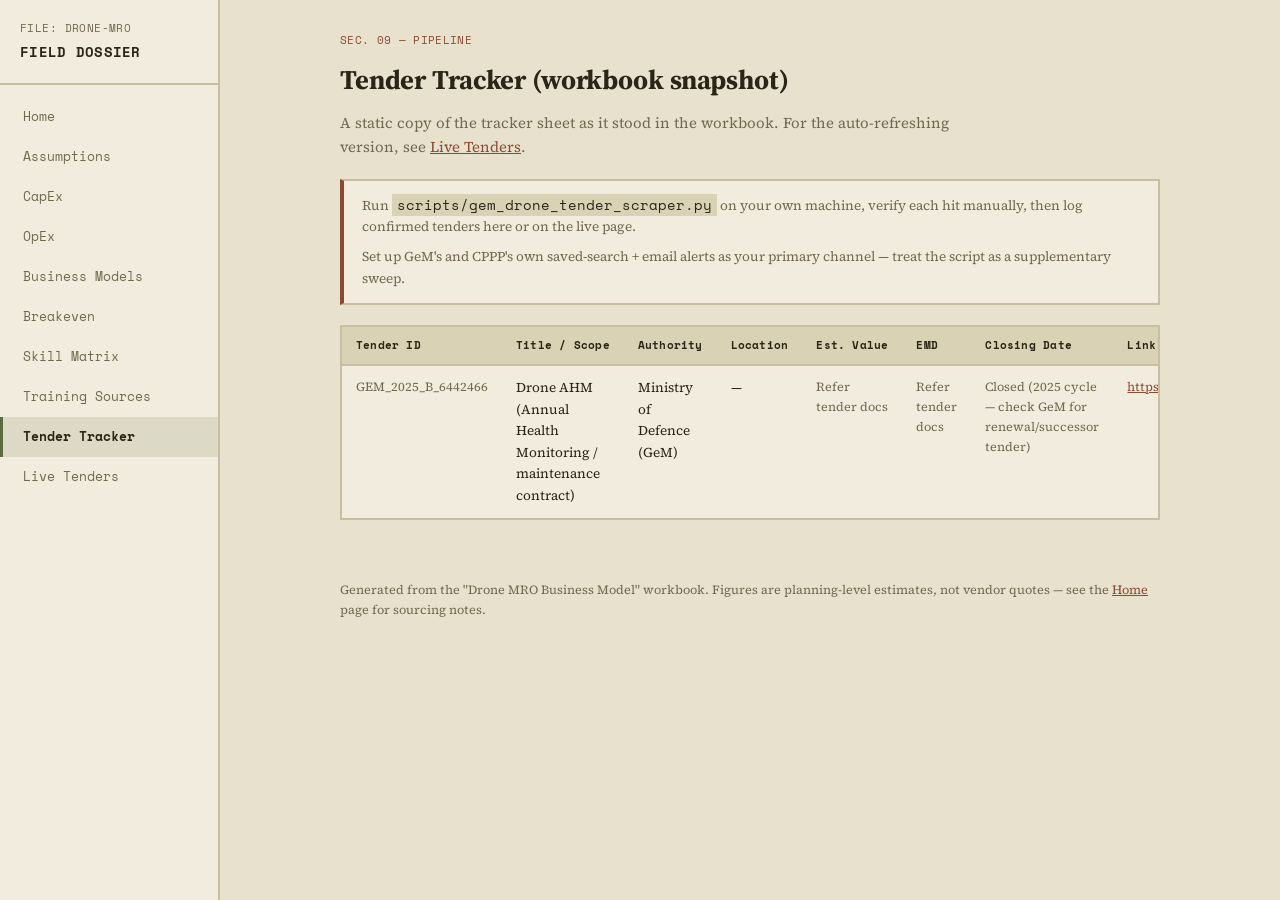
<file: tender-tracker.html>
<!DOCTYPE html>
<html lang="en">
<head>
<meta charset="UTF-8">
<meta name="viewport" content="width=device-width, initial-scale=1.0">
<title>Tender Tracker — Drone MRO Field Dossier</title>
<link rel="preconnect" href="https://fonts.googleapis.com">
<link rel="preconnect" href="https://fonts.gstatic.com" crossorigin>
<link href="https://fonts.googleapis.com/css2?family=Space+Mono:wght@400;700&family=Source+Serif+4:wght@400;500;600;700&display=swap" rel="stylesheet">
<link rel="stylesheet" href="assets/style.css">
</head>
<body>
<div class="shell">
<aside class="sidebar">
  <div class="brand">
    <span class="brand__eyebrow">FILE: DRONE-MRO</span>
    <a href="index.html" class="brand__name">FIELD DOSSIER</a>
  </div>
  <ul class="navlist">
    <a href="index.html">Home</a><a href="assumptions.html">Assumptions</a><a href="capex.html">CapEx</a><a href="opex.html">OpEx</a><a href="business-models.html">Business Models</a><a href="breakeven.html">Breakeven</a><a href="skill-matrix.html">Skill Matrix</a><a href="training-sources.html">Training Sources</a><a href="tender-tracker.html" class="is-current">Tender Tracker</a><a href="tenders.html">Live Tenders</a>
  </ul>
</aside>
  <div class="main-wrap">
    <main class="page">
<div class="page-hero">
  <span class="page-hero__eyebrow">SEC. 09 &mdash; PIPELINE</span>
  <h1>Tender Tracker (workbook snapshot)</h1>
  <p>A static copy of the tracker sheet as it stood in the workbook. For the auto-refreshing version, see <a href="tenders.html">Live Tenders</a>.</p>
</div>
<div class="callout">
<p>Run <code>scripts/gem_drone_tender_scraper.py</code> on your own machine, verify each hit manually, then log confirmed tenders here or on the live page.</p>
<p>Set up GeM's and CPPP's own saved-search + email alerts as your primary channel &mdash; treat the script as a supplementary sweep.</p>
</div>
<div class="data-table-wrap">
<table class="data-table">
<thead><tr><th>Tender ID</th><th>Title / Scope</th><th>Authority</th><th>Location</th><th>Est. Value</th><th>EMD</th><th>Closing Date</th><th>Link</th></tr></thead>
<tbody><tr>
          <td class="note">GEM_2025_B_6442466</td>
          <td>Drone AHM (Annual Health Monitoring / maintenance contract)</td>
          <td>Ministry of Defence (GeM)</td>
          <td>—</td>
          <td class="note">Refer tender docs</td>
          <td class="note">Refer tender docs</td>
          <td class="note">Closed (2025 cycle — check GeM for renewal/successor tender)</td>
          <td class="note"><a href="https://fulfilment.gem.gov.in" target="_blank" rel="noopener">https://fulfilment.gem.gov.in</a></td>
        </tr></tbody>
</table>
</div>

    </main>
    <footer class="site-footer">
  <p>Generated from the "Drone MRO Business Model" workbook. Figures are planning-level estimates, not vendor quotes &mdash; see the <a href="index.html">Home</a> page for sourcing notes.</p>
</footer>
  </div>
</div>
</body>
</html>
</file>
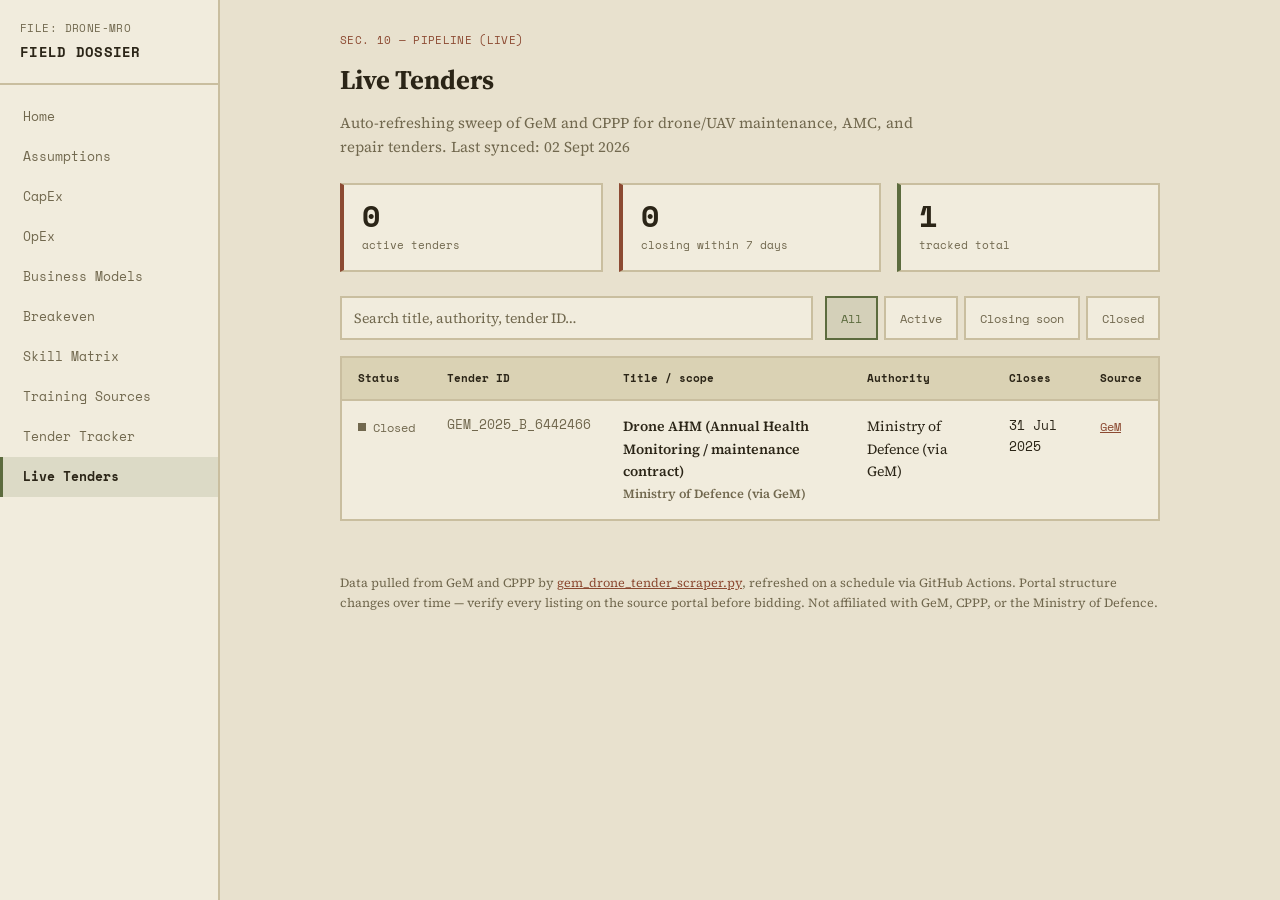
<file: tenders.html>
<!DOCTYPE html>
<html lang="en">
<head>
<meta charset="UTF-8">
<meta name="viewport" content="width=device-width, initial-scale=1.0">
<title>Live Tenders — Drone MRO Field Dossier</title>
<meta name="description" content="Tracks active Indian defence drone/UAV maintenance, AMC, and repair tenders from GeM and CPPP.">
<link rel="preconnect" href="https://fonts.googleapis.com">
<link rel="preconnect" href="https://fonts.gstatic.com" crossorigin>
<link href="https://fonts.googleapis.com/css2?family=Space+Mono:wght@400;700&family=Source+Serif+4:wght@400;500;600;700&display=swap" rel="stylesheet">
<link rel="stylesheet" href="assets/style.css">
</head>
<body>
<div class="shell">
<aside class="sidebar">
  <div class="brand">
    <span class="brand__eyebrow">FILE: DRONE-MRO</span>
    <a href="index.html" class="brand__name">FIELD DOSSIER</a>
  </div>
  <ul class="navlist">
    <a href="index.html">Home</a>
    <a href="assumptions.html">Assumptions</a>
    <a href="capex.html">CapEx</a>
    <a href="opex.html">OpEx</a>
    <a href="business-models.html">Business Models</a>
    <a href="breakeven.html">Breakeven</a>
    <a href="skill-matrix.html">Skill Matrix</a>
    <a href="training-sources.html">Training Sources</a>
    <a href="tender-tracker.html">Tender Tracker</a>
    <a href="tenders.html" class="is-current">Live Tenders</a>
  </ul>
</aside>
<div class="main-wrap">
<main class="page">

<div class="page-hero">
  <span class="page-hero__eyebrow">SEC. 10 &mdash; PIPELINE (LIVE)</span>
  <h1>Live Tenders</h1>
  <p>Auto-refreshing sweep of GeM and CPPP for drone/UAV maintenance, AMC, and repair tenders. Last synced: <span id="lastUpdated">&mdash;</span></p>
</div>

<div class="counts__inner">
  <div class="count-block count-block--amber">
    <span class="count-block__number" id="countActive">0</span>
    <span class="count-block__label">active tenders</span>
  </div>
  <div class="count-block count-block--coral">
    <span class="count-block__number" id="countClosingSoon">0</span>
    <span class="count-block__label">closing within 7 days</span>
  </div>
  <div class="count-block">
    <span class="count-block__number" id="countTotal">0</span>
    <span class="count-block__label">tracked total</span>
  </div>
</div>

<div class="board__controls">
  <input type="text" id="searchInput" class="board__search" placeholder="Search title, authority, tender ID…" aria-label="Search tenders">
  <div class="board__filters" role="group" aria-label="Filter by status">
    <button class="filter-btn is-active" data-status="all">All</button>
    <button class="filter-btn" data-status="active">Active</button>
    <button class="filter-btn" data-status="closing-soon">Closing soon</button>
    <button class="filter-btn" data-status="closed">Closed</button>
  </div>
</div>

<div class="board__table-wrap">
  <table class="board__table" id="tenderTable">
    <thead>
      <tr>
        <th scope="col">Status</th>
        <th scope="col">Tender ID</th>
        <th scope="col">Title / scope</th>
        <th scope="col">Authority</th>
        <th scope="col">Closes</th>
        <th scope="col">Source</th>
      </tr>
    </thead>
    <tbody id="tenderRows">
    </tbody>
  </table>
  <div id="emptyState" class="empty-state" hidden>
    <p class="empty-state__title">No tenders match right now.</p>
    <p class="empty-state__body">Run <code>scripts/gem_drone_tender_scraper.py</code> to pull a fresh sweep from GeM and CPPP, or adjust your filters above.</p>
  </div>
</div>

</main>
<footer class="site-footer">
  <p>Data pulled from GeM and CPPP by <a href="scripts/gem_drone_tender_scraper.py">gem_drone_tender_scraper.py</a>, refreshed on a schedule via GitHub Actions. Portal structure changes over time — verify every listing on the source portal before bidding. Not affiliated with GeM, CPPP, or the Ministry of Defence.</p>
</footer>
</div>
</div>
<script src="assets/script.js"></script>
</body>
</html>
</file>
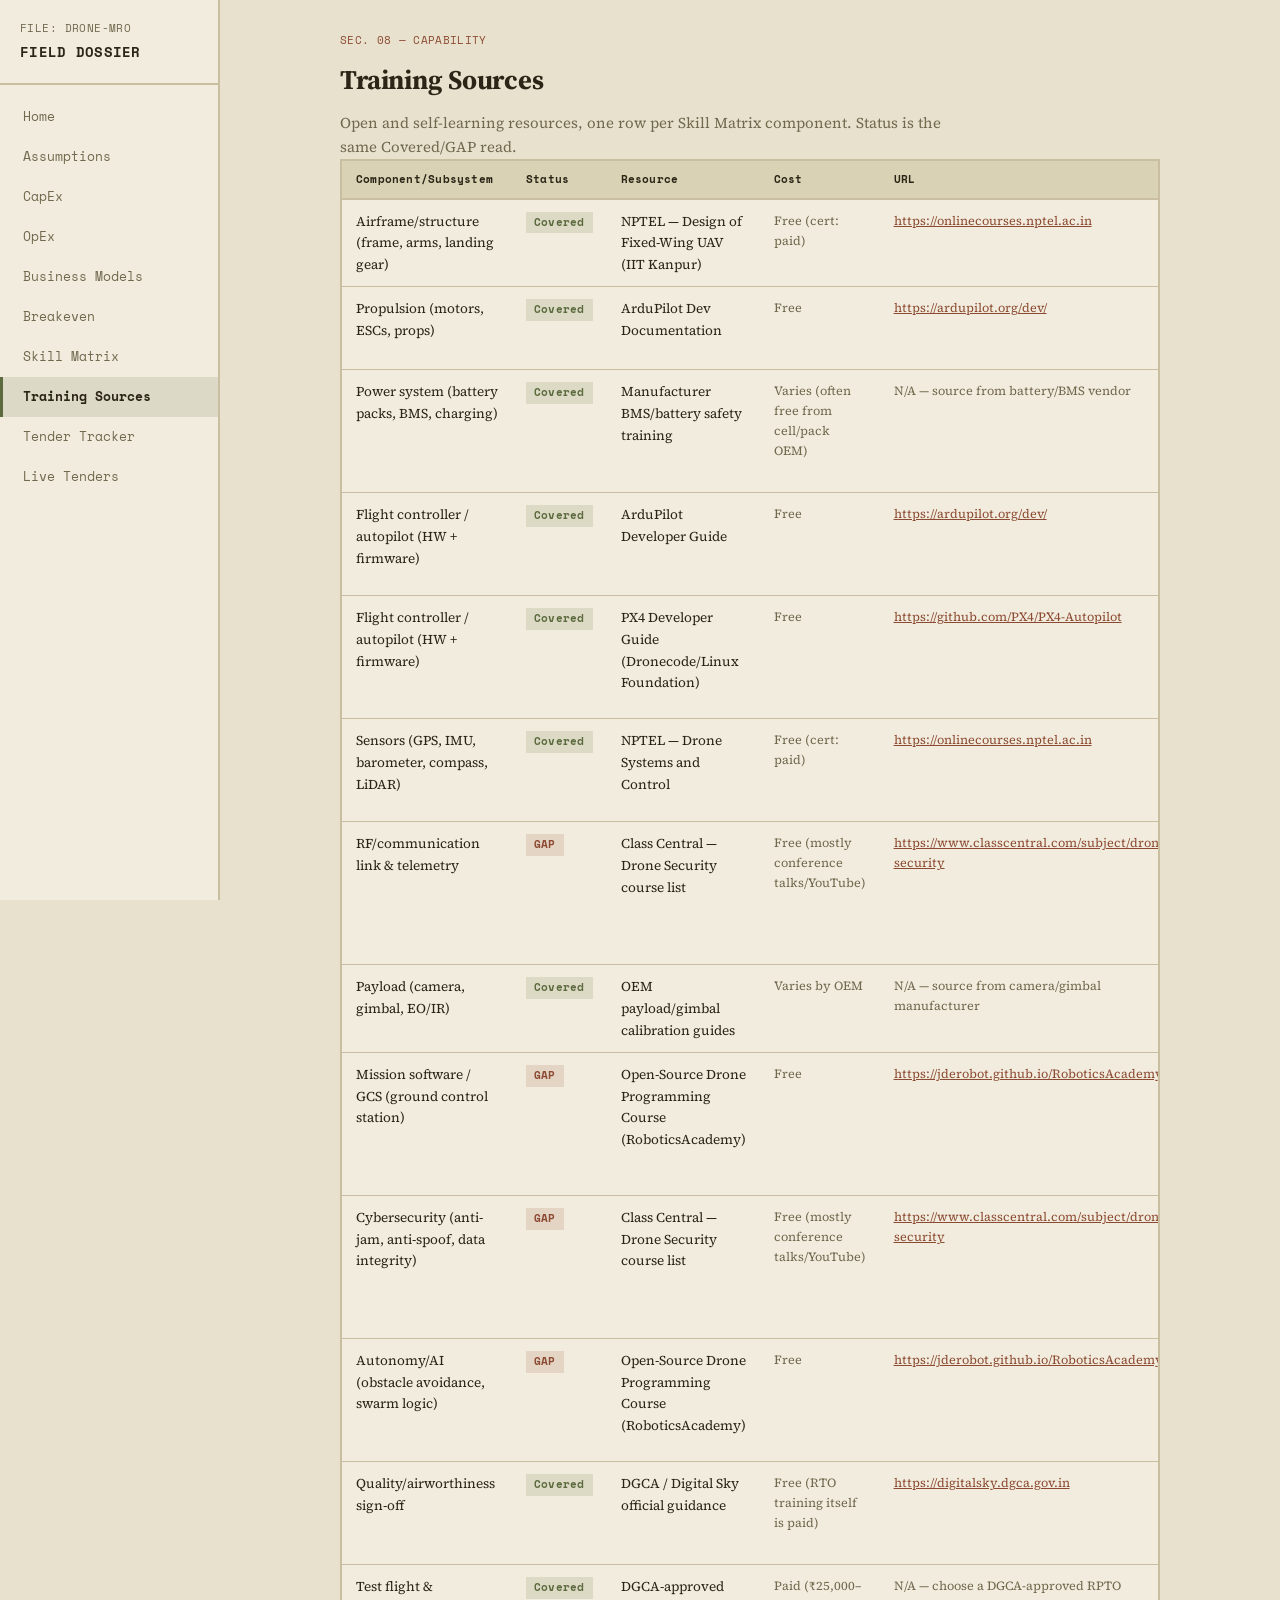
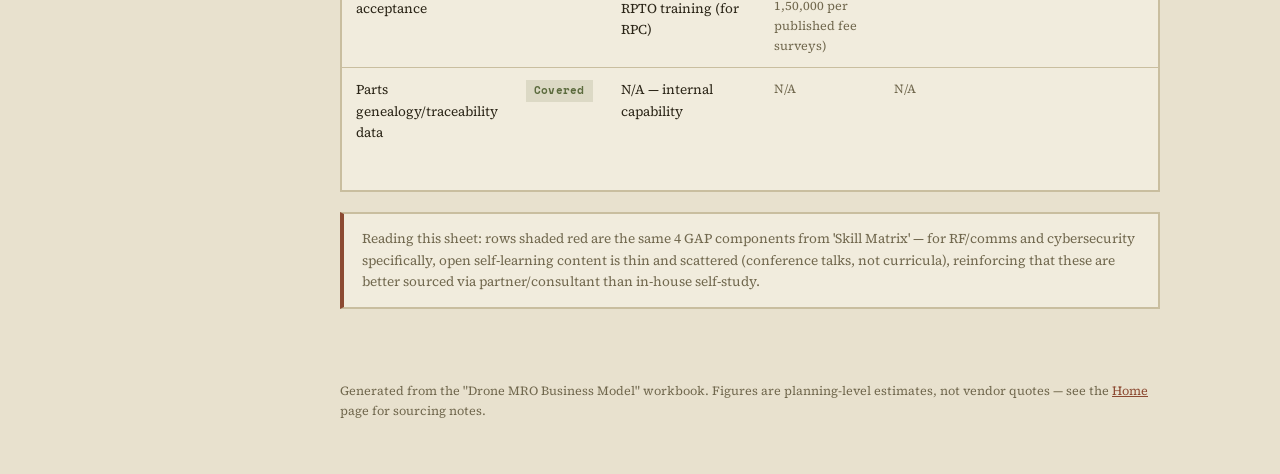
<file: training-sources.html>
<!DOCTYPE html>
<html lang="en">
<head>
<meta charset="UTF-8">
<meta name="viewport" content="width=device-width, initial-scale=1.0">
<title>Training Sources — Drone MRO Field Dossier</title>
<link rel="preconnect" href="https://fonts.googleapis.com">
<link rel="preconnect" href="https://fonts.gstatic.com" crossorigin>
<link href="https://fonts.googleapis.com/css2?family=Space+Mono:wght@400;700&family=Source+Serif+4:wght@400;500;600;700&display=swap" rel="stylesheet">
<link rel="stylesheet" href="assets/style.css">
</head>
<body>
<div class="shell">
<aside class="sidebar">
  <div class="brand">
    <span class="brand__eyebrow">FILE: DRONE-MRO</span>
    <a href="index.html" class="brand__name">FIELD DOSSIER</a>
  </div>
  <ul class="navlist">
    <a href="index.html">Home</a><a href="assumptions.html">Assumptions</a><a href="capex.html">CapEx</a><a href="opex.html">OpEx</a><a href="business-models.html">Business Models</a><a href="breakeven.html">Breakeven</a><a href="skill-matrix.html">Skill Matrix</a><a href="training-sources.html" class="is-current">Training Sources</a><a href="tender-tracker.html">Tender Tracker</a><a href="tenders.html">Live Tenders</a>
  </ul>
</aside>
  <div class="main-wrap">
    <main class="page">
<div class="page-hero">
  <span class="page-hero__eyebrow">SEC. 08 &mdash; CAPABILITY</span>
  <h1>Training Sources</h1>
  <p>Open and self-learning resources, one row per Skill Matrix component. Status is the same Covered/GAP read.</p>
</div>
<div class="data-table-wrap">
<table class="data-table">
<thead><tr><th>Component/Subsystem</th><th>Status</th><th>Resource</th><th>Cost</th><th>URL</th><th>Notes</th></tr></thead>
<tbody><tr>
          <td>Airframe/structure (frame, arms, landing gear)</td>
          <td><span class="badge badge--covered">Covered</span></td>
          <td>NPTEL — Design of Fixed-Wing UAV (IIT Kanpur)</td>
          <td class="note">Free (cert: paid)</td>
          <td class="note"><a href="https://onlinecourses.nptel.ac.in" target="_blank" rel="noopener">https://onlinecourses.nptel.ac.in</a></td>
          <td class="note">Structural/airframe design fundamentals, weight & CG estimation</td>
        </tr><tr>
          <td>Propulsion (motors, ESCs, props)</td>
          <td><span class="badge badge--covered">Covered</span></td>
          <td>ArduPilot Dev Documentation</td>
          <td class="note">Free</td>
          <td class="note"><a href="https://ardupilot.org/dev/" target="_blank" rel="noopener">https://ardupilot.org/dev/</a></td>
          <td class="note">Covers motor/ESC output config and calibration as part of vehicle setup</td>
        </tr><tr>
          <td>Power system (battery packs, BMS, charging)</td>
          <td><span class="badge badge--covered">Covered</span></td>
          <td>Manufacturer BMS/battery safety training</td>
          <td class="note">Varies (often free from cell/pack OEM)</td>
          <td class="note">N/A — source from battery/BMS vendor</td>
          <td class="note">No strong open-source course found; treat as vendor-training gap despite Medium-High complexity</td>
        </tr><tr>
          <td>Flight controller / autopilot (HW + firmware)</td>
          <td><span class="badge badge--covered">Covered</span></td>
          <td>ArduPilot Developer Guide</td>
          <td class="note">Free</td>
          <td class="note"><a href="https://ardupilot.org/dev/" target="_blank" rel="noopener">https://ardupilot.org/dev/</a></td>
          <td class="note">Learn-by-doing: build the code, work through the codebase, join weekly dev call</td>
        </tr><tr>
          <td>Flight controller / autopilot (HW + firmware)</td>
          <td><span class="badge badge--covered">Covered</span></td>
          <td>PX4 Developer Guide (Dronecode/Linux Foundation)</td>
          <td class="note">Free</td>
          <td class="note"><a href="https://github.com/PX4/PX4-Autopilot" target="_blank" rel="noopener">https://github.com/PX4/PX4-Autopilot</a></td>
          <td class="note">Flight stack + middleware; SITL simulation via Docker, no hardware needed to start</td>
        </tr><tr>
          <td>Sensors (GPS, IMU, barometer, compass, LiDAR)</td>
          <td><span class="badge badge--covered">Covered</span></td>
          <td>NPTEL — Drone Systems and Control</td>
          <td class="note">Free (cert: paid)</td>
          <td class="note"><a href="https://onlinecourses.nptel.ac.in" target="_blank" rel="noopener">https://onlinecourses.nptel.ac.in</a></td>
          <td class="note">Sensor calibration & Kalman filtering in MATLAB, autopilot design</td>
        </tr><tr>
          <td>RF/communication link & telemetry</td>
          <td><span class="badge badge--gap">GAP</span></td>
          <td>Class Central — Drone Security course list</td>
          <td class="note">Free (mostly conference talks/YouTube)</td>
          <td class="note"><a href="https://www.classcentral.com/subject/drone-security" target="_blank" rel="noopener">https://www.classcentral.com/subject/drone-security</a></td>
          <td class="note">Thin/unstructured — protocol hacking & RF vulnerability talks, not a formal curriculum. Confirms this as a real gap.</td>
        </tr><tr>
          <td>Payload (camera, gimbal, EO/IR)</td>
          <td><span class="badge badge--covered">Covered</span></td>
          <td>OEM payload/gimbal calibration guides</td>
          <td class="note">Varies by OEM</td>
          <td class="note">N/A — source from camera/gimbal manufacturer</td>
          <td class="note">No generic open course; calibration is payload-specific</td>
        </tr><tr>
          <td>Mission software / GCS (ground control station)</td>
          <td><span class="badge badge--gap">GAP</span></td>
          <td>Open-Source Drone Programming Course (RoboticsAcademy)</td>
          <td class="note">Free</td>
          <td class="note"><a href="https://jderobot.github.io/RoboticsAcademy/" target="_blank" rel="noopener">https://jderobot.github.io/RoboticsAcademy/</a></td>
          <td class="note">Practical aerial robotics exercises: road-following, visual landing, search-and-rescue; 5+ years in university use</td>
        </tr><tr>
          <td>Cybersecurity (anti-jam, anti-spoof, data integrity)</td>
          <td><span class="badge badge--gap">GAP</span></td>
          <td>Class Central — Drone Security course list</td>
          <td class="note">Free (mostly conference talks/YouTube)</td>
          <td class="note"><a href="https://www.classcentral.com/subject/drone-security" target="_blank" rel="noopener">https://www.classcentral.com/subject/drone-security</a></td>
          <td class="note">Same source as RF/comms — covers GPS-spoofing and hardware compromise talks, not certification-grade training</td>
        </tr><tr>
          <td>Autonomy/AI (obstacle avoidance, swarm logic)</td>
          <td><span class="badge badge--gap">GAP</span></td>
          <td>Open-Source Drone Programming Course (RoboticsAcademy)</td>
          <td class="note">Free</td>
          <td class="note"><a href="https://jderobot.github.io/RoboticsAcademy/" target="_blank" rel="noopener">https://jderobot.github.io/RoboticsAcademy/</a></td>
          <td class="note">Covers autonomous navigation exercises usable as an AI/autonomy starting point</td>
        </tr><tr>
          <td>Quality/airworthiness sign-off</td>
          <td><span class="badge badge--covered">Covered</span></td>
          <td>DGCA / Digital Sky official guidance</td>
          <td class="note">Free (RTO training itself is paid)</td>
          <td class="note"><a href="https://digitalsky.dgca.gov.in" target="_blank" rel="noopener">https://digitalsky.dgca.gov.in</a></td>
          <td class="note">Regulatory basis for Type Certificate, RPC, and compliance documentation</td>
        </tr><tr>
          <td>Test flight & acceptance</td>
          <td><span class="badge badge--covered">Covered</span></td>
          <td>DGCA-approved RPTO training (for RPC)</td>
          <td class="note">Paid (₹25,000–1,50,000 per published fee surveys)</td>
          <td class="note">N/A — choose a DGCA-approved RPTO</td>
          <td class="note">No open/free path — RPC is a mandatory paid certification, not self-taught</td>
        </tr><tr>
          <td>Parts genealogy/traceability data</td>
          <td><span class="badge badge--covered">Covered</span></td>
          <td>N/A — internal capability</td>
          <td class="note">N/A</td>
          <td class="note">N/A</td>
          <td class="note">Already covered by your existing PySpark/Databricks/SCN background; no external course needed</td>
        </tr></tbody>
</table>
</div>
<div class="callout"><p>Reading this sheet: rows shaded red are the same 4 GAP components from 'Skill Matrix' — for RF/comms and cybersecurity specifically, open self-learning content is thin and scattered (conference talks, not curricula), reinforcing that these are better sourced via partner/consultant than in-house self-study.</p></div>

    </main>
    <footer class="site-footer">
  <p>Generated from the "Drone MRO Business Model" workbook. Figures are planning-level estimates, not vendor quotes &mdash; see the <a href="index.html">Home</a> page for sourcing notes.</p>
</footer>
  </div>
</div>
</body>
</html>
</file>
<file: assets/style.css>
:root {
  --bg: #E8E1CE;
  --panel: #F1ECDD;
  --panel-raised: #DAD2B4;
  --border: #C9BE9F;
  --text: #2B2517;
  --text-muted: #71684E;
  --olive: #5C6B3E;
  --olive-soft: rgba(92, 107, 62, 0.14);
  --brick: #8C4A32;
  --brick-soft: rgba(140, 74, 50, 0.14);
  --font-body: 'Source Serif 4', Georgia, serif;
  --font-mono: 'Space Mono', ui-monospace, monospace;
  --radius: 2px;
  --sidebar-w: 220px;
}

* { box-sizing: border-box; }

@media (prefers-reduced-motion: reduce) {
  * { animation: none !important; transition: none !important; }
}

body {
  margin: 0;
  background: var(--bg);
  color: var(--text);
  font-family: var(--font-body);
  line-height: 1.6;
  -webkit-font-smoothing: antialiased;
}

a { color: var(--brick); }
a:focus-visible, button:focus-visible, input:focus-visible {
  outline: 2px solid var(--olive);
  outline-offset: 2px;
}

.shell {
  display: flex;
  min-height: 100vh;
  align-items: flex-start;
}

.sidebar {
  width: var(--sidebar-w);
  flex-shrink: 0;
  background: var(--panel);
  border-right: 2px solid var(--border);
  padding: 20px 0;
  position: sticky;
  top: 0;
  height: 100vh;
  overflow-y: auto;
}
.brand {
  padding: 0 20px 20px;
  border-bottom: 2px solid var(--border);
  margin-bottom: 12px;
}
.brand__eyebrow {
  display: block;
  font-family: var(--font-mono);
  font-size: 10.5px;
  color: var(--text-muted);
  letter-spacing: 0.04em;
  margin-bottom: 4px;
}
.brand__name {
  font-family: var(--font-mono);
  font-weight: 700;
  font-size: 14px;
  letter-spacing: 0.02em;
  color: var(--text);
  text-decoration: none;
  display: block;
}
.navlist {
  list-style: none;
  margin: 0;
  padding: 0;
  font-family: var(--font-mono);
}
.navlist a {
  display: block;
  padding: 10px 20px;
  font-size: 12.5px;
  color: var(--text-muted);
  text-decoration: none;
  border-left: 3px solid transparent;
}
.navlist a:hover { color: var(--text); }
.navlist a.is-current {
  color: var(--text);
  background: var(--olive-soft);
  border-left-color: var(--olive);
  font-weight: 700;
}

.main-wrap { flex: 1; min-width: 0; }

.page {
  max-width: 900px;
  margin: 0 auto;
  padding: 32px 40px 24px;
}
.page-hero__eyebrow {
  display: block;
  font-family: var(--font-mono);
  font-size: 11px;
  color: var(--brick);
  letter-spacing: 0.03em;
  margin-bottom: 8px;
}
.page-hero h1 {
  margin: 0 0 10px;
  font-size: 27px;
  font-weight: 700;
  letter-spacing: -0.005em;
  color: var(--text);
}
.page-hero p {
  margin: 0;
  color: var(--text-muted);
  max-width: 620px;
  font-size: 15px;
}

.metric-strip {
  display: grid;
  grid-template-columns: repeat(auto-fit, minmax(180px, 1fr));
  gap: 16px;
  margin: 24px 0;
}
.metric {
  background: var(--panel);
  border: 2px solid var(--border);
  border-left: 4px solid var(--olive);
  border-radius: 0;
  padding: 16px 18px;
}
.metric--teal, .metric--coral { border-left-color: var(--brick); }
.metric__value {
  display: block;
  font-family: var(--font-mono);
  font-size: 24px;
  font-weight: 700;
  color: var(--text);
}
.metric__label {
  display: block;
  margin-top: 4px;
  font-family: var(--font-mono);
  font-size: 10.5px;
  color: var(--text-muted);
  letter-spacing: 0.02em;
}

.section-heading {
  font-family: var(--font-mono);
  font-size: 11px;
  font-weight: 700;
  color: var(--brick);
  letter-spacing: 0.03em;
  margin: 32px 0 10px;
  padding-bottom: 6px;
  border-bottom: 2px solid var(--border);
}
.section-heading:first-of-type { margin-top: 8px; }

.data-table-wrap {
  background: var(--panel);
  border: 2px solid var(--border);
  border-radius: 0;
  overflow-x: auto;
  margin-bottom: 8px;
}
table.data-table {
  width: 100%;
  border-collapse: collapse;
  font-size: 13.5px;
}
table.data-table th {
  text-align: left;
  font-weight: 700;
  color: var(--text);
  font-family: var(--font-mono);
  font-size: 10.5px;
  letter-spacing: 0.02em;
  padding: 10px 14px;
  border-bottom: 2px solid var(--border);
  background: var(--panel-raised);
  white-space: nowrap;
}
table.data-table td {
  padding: 11px 14px;
  border-bottom: 1px solid var(--border);
  vertical-align: top;
}
table.data-table tbody tr:last-child td { border-bottom: none; }
table.data-table tr.is-subtotal td { font-weight: 700; background: var(--panel-raised); }
table.data-table td.num, table.data-table th.num {
  font-family: var(--font-mono);
  text-align: right;
  white-space: nowrap;
}
table.data-table td.note { color: var(--text-muted); font-size: 12.5px; }

.badge {
  display: inline-block;
  font-family: var(--font-mono);
  font-size: 11px;
  font-weight: 700;
  letter-spacing: 0.02em;
  padding: 2px 8px;
  border-radius: 0;
}
.badge--covered { background: var(--olive-soft); color: var(--olive); }
.badge--gap { background: var(--brick-soft); color: var(--brick); }

.callout {
  background: var(--panel);
  border: 2px solid var(--border);
  border-left: 4px solid var(--brick);
  border-radius: 0;
  padding: 14px 18px;
  margin: 20px 0;
  font-size: 13.5px;
  color: var(--text-muted);
}
.callout p { margin: 0 0 8px; }
.callout p:last-child { margin-bottom: 0; }
.callout code {
  font-family: var(--font-mono);
  background: var(--panel-raised);
  padding: 1px 5px;
  color: var(--text);
}

.card-grid {
  display: grid;
  grid-template-columns: repeat(auto-fit, minmax(220px, 1fr));
  gap: 16px;
  margin: 24px 0;
}
.nav-card {
  display: block;
  background: var(--panel);
  border: 2px solid var(--border);
  border-radius: 0;
  padding: 18px;
  text-decoration: none;
  color: var(--text);
}
.nav-card:hover { border-color: var(--olive); }
.nav-card__label {
  display: block;
  font-family: var(--font-mono);
  font-size: 11px;
  color: var(--brick);
  margin-bottom: 6px;
}
.nav-card__title { display: block; font-weight: 700; font-size: 15.5px; margin-bottom: 6px; }
.nav-card__desc {
  display: block;
  font-family: var(--font-body);
  font-size: 13.5px;
  color: var(--text-muted);
  line-height: 1.55;
}

.model-columns {
  display: grid;
  grid-template-columns: repeat(auto-fit, minmax(240px, 1fr));
  gap: 16px;
  margin: 16px 0 32px;
}
.model-col { background: var(--panel); border: 2px solid var(--border); border-radius: 0; padding: 16px 18px; }
.model-col h3 { margin: 0 0 10px; font-size: 14px; font-family: var(--font-mono); color: var(--text); }
.model-col dl { margin: 0; }
.model-col dt { font-family: var(--font-mono); font-size: 10.5px; color: var(--text-muted); margin-top: 10px; letter-spacing: 0.02em; }
.model-col dt:first-child { margin-top: 0; }
.model-col dd { margin: 2px 0 0; font-size: 13.5px; line-height: 1.55; }

.counts__inner {
  display: grid;
  grid-template-columns: repeat(3, 1fr);
  gap: 16px;
  margin: 24px 0;
}
.count-block { background: var(--panel); border: 2px solid var(--border); border-left: 4px solid var(--olive); border-radius: 0; padding: 16px 18px; }
.count-block--amber, .count-block--coral { border-left-color: var(--brick); }
.count-block__number { display: block; font-family: var(--font-mono); font-size: 30px; font-weight: 700; line-height: 1; color: var(--text); }
.count-block__label { display: block; margin-top: 6px; font-family: var(--font-mono); font-size: 11px; color: var(--text-muted); }

.board__controls { display: flex; gap: 12px; flex-wrap: wrap; margin: 16px 0; }
.board__search {
  flex: 1 1 260px;
  background: var(--panel);
  border: 2px solid var(--border);
  border-radius: 0;
  color: var(--text);
  padding: 10px 12px;
  font-family: var(--font-body);
  font-size: 14px;
}
.board__search::placeholder { color: var(--text-muted); }
.board__filters { display: flex; gap: 6px; }
.filter-btn {
  background: var(--panel);
  border: 2px solid var(--border);
  color: var(--text-muted);
  border-radius: 0;
  padding: 9px 14px;
  font-family: var(--font-mono);
  font-size: 12px;
  cursor: pointer;
}
.filter-btn:hover { color: var(--text); }
.filter-btn.is-active { background: var(--olive-soft); border-color: var(--olive); color: var(--olive); }

.board__table-wrap { background: var(--panel); border: 2px solid var(--border); border-radius: 0; overflow: hidden; }
.board__table { width: 100%; border-collapse: collapse; font-size: 14px; }
.board__table thead th {
  text-align: left; font-weight: 700; color: var(--text); font-family: var(--font-mono);
  font-size: 10.5px; padding: 12px 16px; border-bottom: 2px solid var(--border); background: var(--panel-raised);
}
.board__table tbody td { padding: 14px 16px; border-bottom: 1px solid var(--border); vertical-align: top; }
.board__table tbody tr:last-child td { border-bottom: none; }
.board__table tbody tr:hover { background: var(--panel-raised); }

.status-dot { display: inline-flex; align-items: center; gap: 7px; font-size: 12px; font-family: var(--font-mono); }
.status-dot::before { content: ""; width: 8px; height: 8px; background: var(--text-muted); }
.status-dot--active::before { background: var(--olive); }
.status-dot--active { color: var(--olive); }
.status-dot--closing-soon::before { background: var(--brick); }
.status-dot--closing-soon { color: var(--brick); }
.status-dot--closed::before { background: var(--text-muted); }
.status-dot--closed { color: var(--text-muted); }

.tender-id { font-family: var(--font-mono); font-size: 12.5px; color: var(--text-muted); }
.tender-title { font-weight: 600; }
.tender-closes { font-family: var(--font-mono); font-size: 13px; }
.tender-link { font-family: var(--font-mono); font-size: 12px; }

.empty-state { padding: 48px 24px; text-align: center; }
.empty-state__title { font-weight: 700; margin: 0 0 6px; }
.empty-state__body { color: var(--text-muted); margin: 0; font-size: 14px; }
.empty-state code { font-family: var(--font-mono); background: var(--panel-raised); padding: 2px 6px; }

.site-footer {
  max-width: 900px;
  margin: 0 auto;
  padding: 16px 40px 40px;
  color: var(--text-muted);
  font-size: 12.5px;
  line-height: 1.6;
}

.field-group {
  background: var(--panel);
  border: 2px solid var(--border);
  border-radius: 0;
  margin-bottom: 8px;
}
.field-row {
  display: flex;
  align-items: center;
  justify-content: space-between;
  gap: 16px;
  padding: 10px 14px;
  border-bottom: 1px solid var(--border);
}
.field-row:last-child { border-bottom: none; }
.field-row label {
  font-size: 13.5px;
  color: var(--text);
  flex: 1;
}
.field-note {
  display: block;
  font-size: 11.5px;
  color: var(--text-muted);
  margin-top: 2px;
}
.field-row input[type="number"] {
  font-family: var(--font-mono);
  font-size: 13px;
  width: 130px;
  text-align: right;
  background: var(--bg);
  border: 2px solid var(--border);
  border-radius: 0;
  color: var(--text);
  padding: 6px 8px;
  flex-shrink: 0;
}
.field-row input[type="number"]:focus {
  outline: 2px solid var(--olive);
  outline-offset: 1px;
  border-color: var(--olive);
}

@media (max-width: 500px) {
  .field-row { flex-direction: column; align-items: stretch; }
  .field-row input[type="number"] { width: 100%; text-align: left; }
}

@media (max-width: 860px) {
  .shell { display: block; }
  .sidebar {
    width: 100%; height: auto; position: static;
    display: flex; align-items: center; padding: 0;
    overflow-x: auto; -webkit-overflow-scrolling: touch;
  }
  .brand {
    border-bottom: none; border-right: 2px solid var(--border);
    margin-bottom: 0; padding: 14px 16px; flex-shrink: 0; white-space: nowrap;
  }
  .navlist { display: flex; white-space: nowrap; }
  .navlist a { border-left: none; border-bottom: 3px solid transparent; padding: 14px 14px; }
  .navlist a.is-current { border-left: none; border-bottom-color: var(--olive); }

  .page { padding: 24px 20px; }
  .site-footer { padding: 12px 20px 32px; }
  .counts__inner { grid-template-columns: 1fr; }

  .board__table thead { display: none; }
  .board__table, .board__table tbody, .board__table tr, .board__table td { display: block; width: 100%; }
  .board__table tbody tr { padding: 14px 16px; border-bottom: 1px solid var(--border); }
  .board__table tbody td { border-bottom: none; padding: 4px 0; }
  .board__table tbody td::before {
    content: attr(data-label); display: block; font-family: var(--font-mono);
    font-size: 10.5px; color: var(--text-muted); margin-bottom: 2px;
  }
}
</file>
